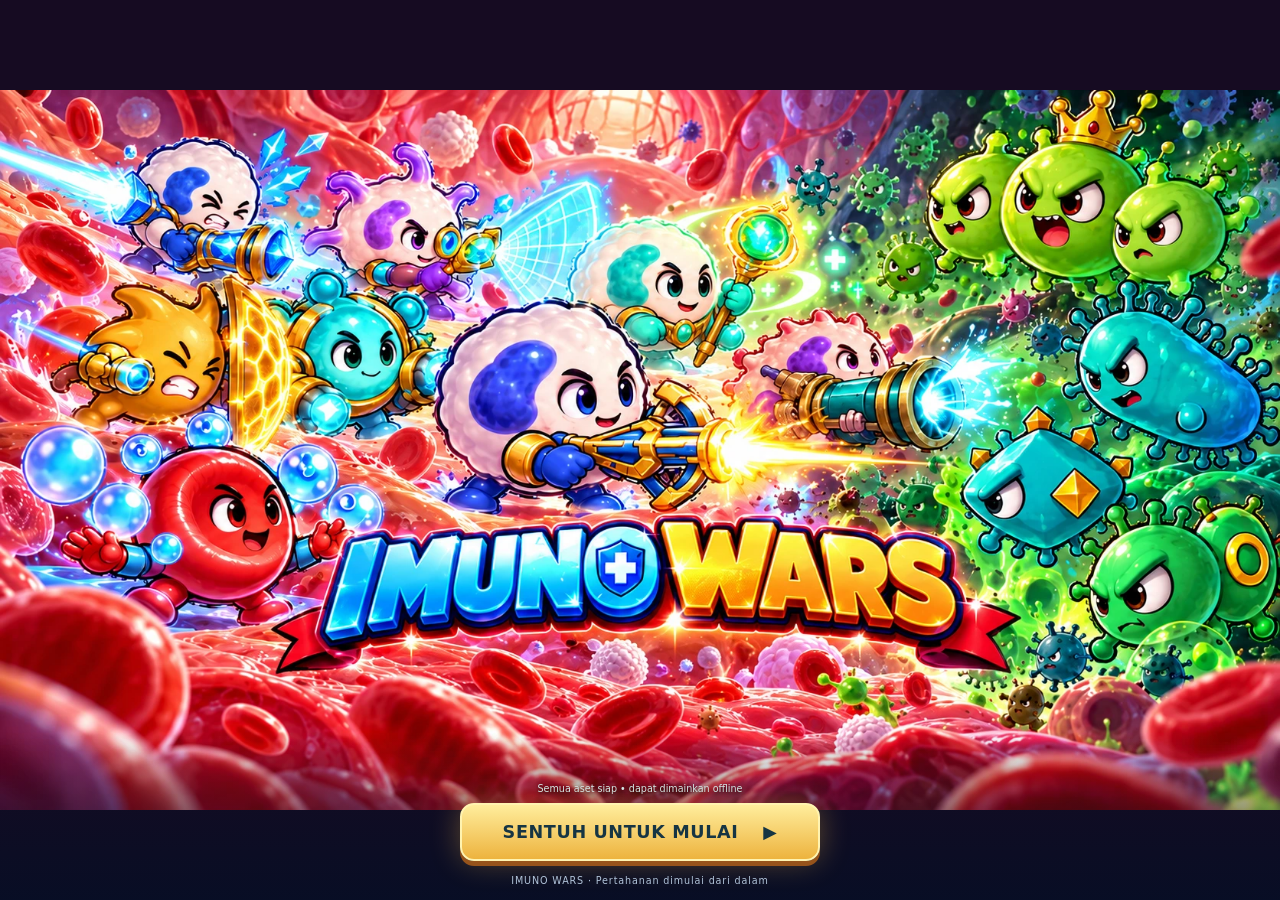
<file: index.html>
<!doctype html>
<html lang="id">
<head>
  <meta charset="utf-8" />
  <meta name="viewport" content="width=device-width, initial-scale=1, viewport-fit=cover" />
  <title>IMUNO WARS: Battle in the Bloodstream</title>
  <meta name="theme-color" content="#102b3b" />
  <meta name="apple-mobile-web-app-capable" content="yes" />
  <meta name="apple-mobile-web-app-status-bar-style" content="black-translucent" />
  <meta name="apple-mobile-web-app-title" content="IMUNO WARS" />
  <link rel="manifest" href="manifest.webmanifest" />
  <link rel="apple-touch-icon" sizes="180x180" href="assets/pwa/apple-touch-icon.png" />
  <link rel="stylesheet" href="css/game.css" />
</head>
<body>
  <main id="app" class="app-shell">
    <section id="splashScreen" class="splash-screen screen active" aria-label="Layar pembuka">
      <img class="splash-art" src="assets/menu/start-screen.webp" alt="Pasukan sel imun menghadapi patogen — IMUNO WARS">
      <div class="splash-footer">
        <div id="loadingPanel" class="loading-panel" role="status" aria-live="polite">
          <strong>MEMUAT<span class="loading-dots" aria-hidden="true">…</span></strong>
          <progress id="loadingProgress" max="100" value="0" aria-label="Kemajuan pemuatan aset"></progress>
          <p id="loadingStatus">Memuat aset…</p>
        </div>
        <button id="touchStartBtn" class="touch-start primary-btn hidden" disabled>Sentuh untuk Mulai <span aria-hidden="true">▶</span></button>
        <p class="splash-note">IMUNO WARS · Pertahanan dimulai dari dalam</p>
      </div>
    </section>

    <section id="startScreen" class="start-screen screen" aria-label="Menu utama">
      <div class="menu-orbits" aria-hidden="true"><i></i><i></i><i></i></div>
      <div class="main-menu-content">
        <p class="menu-eyebrow">BATTLE IN THE BLOODSTREAM</p>
        <h1 class="menu-title">IMUNO <span>WARS</span></h1>
        <p class="menu-tagline">Sel kecil. Pertahanan besar.</p>
        <nav class="main-menu-buttons" aria-label="Menu utama">
          <button id="startBtn" class="menu-button menu-play" disabled>
            <img class="menu-icon" src="assets/menu/icons/start.webp" alt="">
            <span class="menu-button-copy"><strong>Mulai Misi</strong><small>PIMPIN PASUKANMU</small></span>
            <span class="menu-button-arrow" aria-hidden="true">▶</span>
          </button>
          <button id="openUpgradeBtn" class="menu-button">
            <img class="menu-icon" src="assets/menu/icons/upgrade.webp" alt="">
            <span class="menu-button-copy"><strong>Upgrade Pasukan</strong><small>TINGKATKAN UNIT &amp; RISET</small></span>
          </button>
          <button id="openDatabookBtn" class="menu-button">
            <img class="menu-icon" src="assets/menu/icons/databook.webp" alt="">
            <span class="menu-button-copy"><strong>Databook</strong><small>ARSIP SEL &amp; PATOGEN</small></span>
          </button>
          <button id="openGuideBtn" class="menu-button">
            <img class="menu-icon" src="assets/menu/icons/guide.webp" alt="">
            <span class="menu-button-copy"><strong>Cara Bermain</strong><small>PANDUAN DASAR BATTLE</small></span>
          </button>
          <button id="menuSettingsBtn" class="menu-button">
            <img class="menu-icon" src="assets/menu/icons/settings.webp" alt="">
            <span class="menu-button-copy"><strong>Pengaturan Suara</strong><small>MUSIK, SFX, DAN TES AUDIO</small></span>
          </button>
        </nav>
        <p class="menu-progress-note">50 misi · 17 pasukan · Satu pertahanan</p>
      </div>
      <footer class="menu-footer"><span>v1.1.7 · IMUNO WARS</span><button id="backSplashBtn" class="text-button">Layar pembuka ↗</button></footer>
    </section>

    <section id="levelScreen" class="level-screen screen" aria-label="Pilih level">
      <header class="screen-header">
        <div>
          <h1>Pilih Misi</h1>
          <p>Selesaikan level secara berurutan untuk membuka mekanik baru.</p><p id="saveStatus" class="small-note"></p>
        </div>
        <button id="levelBackBtn" class="icon-text-btn">← Kembali</button>
      </header>
      <nav id="chapterTabs" class="chapter-tabs" aria-label="Pilih bab"></nav>
      <section class="chapter-hero" aria-label="Misi berikutnya">
        <div class="chapter-hero-copy">
          <p class="kicker" id="chapterEyebrow">PETA PERTAHANAN</p>
          <h2 id="chapterHeroTitle">Misi berikutnya</h2>
          <p id="chapterHeroDescription"></p>
          <button id="chapterPlayBtn" class="primary-btn">Mulai Misi <span aria-hidden="true">▶</span></button>
        </div>
        <span id="chapterHeroProgress" class="chapter-hero-progress"></span>
      </section>
      <div class="campaign-toolbar"><p id="chapterSummary"></p><button id="levelUpgradeBtn" class="secondary-btn">Upgrade Pasukan</button></div>
      <div id="levelGrid" class="level-grid"></div>
    </section>

    <section id="upgradeScreen" class="screen archive-screen" aria-label="Upgrade pasukan">
      <header class="screen-header"><div><p class="kicker">LABORATORIUM</p><h1>Upgrade Pasukan</h1><p>Perkuat pasukan hingga Lv5. Berlaku pada penempatan berikutnya.</p><p id="upgradeSaveStatus" class="small-note"></p></div><button id="upgradeBackBtn" class="secondary-btn">← Pilih Misi</button></header>
      <div class="research-wallet"><img src="assets/items/research.webp" alt=""> <strong id="researchBalance">0</strong> Riset</div>
      <div id="upgradeGrid" class="archive-grid"></div>
    </section>
    <section id="databookScreen" class="screen archive-screen" aria-label="Databook">
      <header class="screen-header"><div><p class="kicker">ARSIP BIOLOGI</p><h1>Databook</h1><p id="databookCount"></p></div><button id="databookBackBtn" class="secondary-btn">← Menu</button></header>
      <nav class="book-tabs" aria-label="Jenis catatan"><button class="secondary-btn" data-book-tab="characters" aria-pressed="true">Pasukan Sel</button><button class="secondary-btn" data-book-tab="enemies" aria-pressed="false">Patogen</button></nav>
      <div id="databookGrid" class="archive-grid"></div>
    </section>

    <section id="gameScreen" class="game-screen screen" aria-label="Permainan">
      <div class="game-layout">
        <section class="battle-stage">
          <div class="canvas-wrap">
            <canvas id="gameCanvas" width="1100" height="650" aria-label="Arena pertahanan 5 kali 9"></canvas>
            <div id="toast" class="toast" role="status" aria-live="polite"></div>
            <div id="waveBanner" class="wave-banner" aria-live="polite"></div>
          </div>
        </section>
      </div>

      <div id="gameLiveHUD" class="live-hud">
        <div class="topbar">
          <div class="resource-strip" aria-label="Resource">
            <div class="resource-pill" title="Energi"><img src="assets/icons/energy.webp" alt="Energi"><span id="energyValue">0</span></div>
            <div class="resource-pill secondary-resource" title="Oksigen"><img src="assets/icons/oxygen.webp" alt="Oksigen"><span id="oxygenValue">0</span></div>
            <div class="resource-pill secondary-resource" title="Nutrisi"><img src="assets/icons/nutrient.webp" alt="Nutrisi"><span id="nutrientValue">0</span></div>
            <div class="resource-pill secondary-resource" title="Sinyal imun"><img src="assets/icons/signal.webp" alt="Sinyal imun"><span id="signalValue">0</span></div>
            <div class="resource-pill tissue" title="Kesehatan jaringan"><img src="assets/icons/health.webp" alt="Tissue Health"><span id="healthValue">100%</span></div>
          </div>
          <div class="battle-progress">
            <span id="waveText">Persiapan</span>
            <div class="progress-track"><div id="waveProgressBar" class="progress-fill"></div></div>
          </div>
          <button id="pauseBtn" class="square-btn" title="Menu jeda (ESC / Space)" aria-label="Buka menu jeda" aria-controls="pauseOverlay" aria-expanded="false"><img src="assets/ui/pause.webp" alt=""></button>
        </div>
        <aside class="unit-sidebar" aria-label="Pilihan pasukan">
          <button id="unitToggleBtn" class="unit-toggle" aria-expanded="true" aria-controls="unitCards"><span aria-hidden="true">▦</span> Pasukan <span id="selectedUnitText">Pilih unit</span><span class="dock-chevron" aria-hidden="true">⌃</span></button>
          <div id="unitCards" class="unit-cards"></div>
        </aside>
        <div class="battle-bottom"><div id="abilityBar" class="ability-bar" aria-label="Kemampuan aktif"></div></div>
      </div>

      <div id="pauseOverlay" class="pause-overlay hidden" role="dialog" aria-modal="true" aria-labelledby="pauseTitle" tabindex="-1">
        <div class="pause-menu">
          <header class="pause-heading"><div><span class="kicker">PERTEMPURAN DIJEDA</span><h2 id="pauseTitle">Menu Misi</h2><strong id="missionTitle">Misi</strong><p id="missionSubtitle"></p><p id="threatText"></p><p id="pauseResources"></p></div><button id="resumeBtn" class="primary-btn">Lanjutkan <small>ESC</small></button></header>
          <nav class="pause-actions" aria-label="Kontrol misi">
            <button id="restartBtn" class="secondary-btn">↻ Ulangi</button>
            <button id="speedBtn" class="secondary-btn">Kecepatan <span id="speedLabel">1×</span></button>
            <button id="homeBtn" class="secondary-btn">⌂ Pilih Misi</button>
            <button id="soundBtn" class="secondary-btn" aria-pressed="true">SFX: AKTIF</button>
            <button id="pauseSettingsBtn" class="secondary-btn">⚙ Musik &amp; SFX</button>
            <label class="volume-control">Volume SFX <input id="sfxVolume" type="range" min="0" max="100" value="55" aria-label="Volume efek suara"></label>
          </nav>
          <p id="audioStatus" class="small-note"></p>
          <aside class="intel-sidebar">
            <div id="bossPanel" class="boss-panel hidden"></div>
            <div id="antibodyPanel" class="antibody-panel hidden"><h3>Antigen & Antibodi</h3><p class="tiny-copy">Kumpulkan 3 sampel. Pilih antibodi yang siap untuk mengaktifkan dan melanjutkan permainan.</p><div id="antibodyButtons" class="antibody-buttons"></div></div>
            <section class="intel-card"><h3>Catatan Misi</h3><div id="bioLog" class="bio-log"></div></section>
            <section class="intel-card"><h3>Strategi</h3><p id="hintText"></p><div id="unitInspector" class="unit-inspector" aria-live="polite"><strong>Pilih pasukan</strong><span>Sentuh kartu, lalu kotak arena; mouse juga mendukung drag & drop.</span></div><p class="pause-shortcuts">ESC / Space: jeda · 1–9: pilih unit<br>Kartu di atas: geser untuk melihat pasukan lainnya.</p></section>
          </aside>
        </div>
      </div>
    </section>
  </main>

  <div id="modal" class="modal hidden" role="dialog" aria-modal="true" aria-label="Informasi misi">
    <div class="modal-card glass-card">
      <button id="modalCloseBtn" class="modal-close" aria-label="Tutup">×</button>
      <div id="modalContent"></div>
    </div>
  </div>

  <div id="audioSettings" class="audio-settings hidden" role="dialog" aria-modal="true" aria-labelledby="settingsTitle" tabindex="-1">
    <div class="settings-card">
      <p class="menu-eyebrow">SESUAIKAN SUASANA</p><h2 id="settingsTitle">Pengaturan Suara</h2>
      <div class="audio-setting-row"><label for="musicVolume">Musik latar <output id="musicVolumeValue">35%</output></label><input id="musicVolume" type="range" min="0" max="100" value="35"><button id="musicMuteBtn" class="secondary-btn" aria-pressed="false">Bisukan musik</button></div>
      <div class="audio-setting-row"><label for="settingsSfxVolume">Efek suara <output id="settingsSfxValue">55%</output></label><input id="settingsSfxVolume" type="range" min="0" max="100" value="55"><button id="settingsSfxMuteBtn" class="secondary-btn" aria-pressed="false">Bisukan SFX</button><button id="testSfxBtn" class="text-button">▶ Coba efek suara</button></div>
      <p id="musicStatus" class="small-note" role="status"></p>
      <p class="small-note">Pengaturan tersimpan otomatis di perangkat ini.</p>
      <button id="resetProgressBtn" class="danger-btn">Reset Progres</button>
      <button id="closeSettingsBtn" class="primary-btn">Selesai</button>
    </div>
  </div>

  <script src="data/game-data.js"></script>
  <script src="data/sprite-data.js"></script>
  <script src="data/sprite-metrics.js"></script>
  <script src="data/audio-data.js"></script>
  <script src="js/campaign.js"></script>
  <script src="js/progression.js"></script>
  <script src="js/audio.js"></script>
  <script src="js/music.js"></script>
  <script src="js/settings.js"></script>
  <script src="js/game.js"></script>
  <script>
    if ('serviceWorker' in navigator && location.protocol !== 'file:') {
      window.addEventListener('load', () => {
        navigator.serviceWorker.register('./sw.js').catch(error => {
          console.warn('PWA tidak dapat diaktifkan:', error);
        });
      });
    }
  </script>
</body>
</html>
</file>
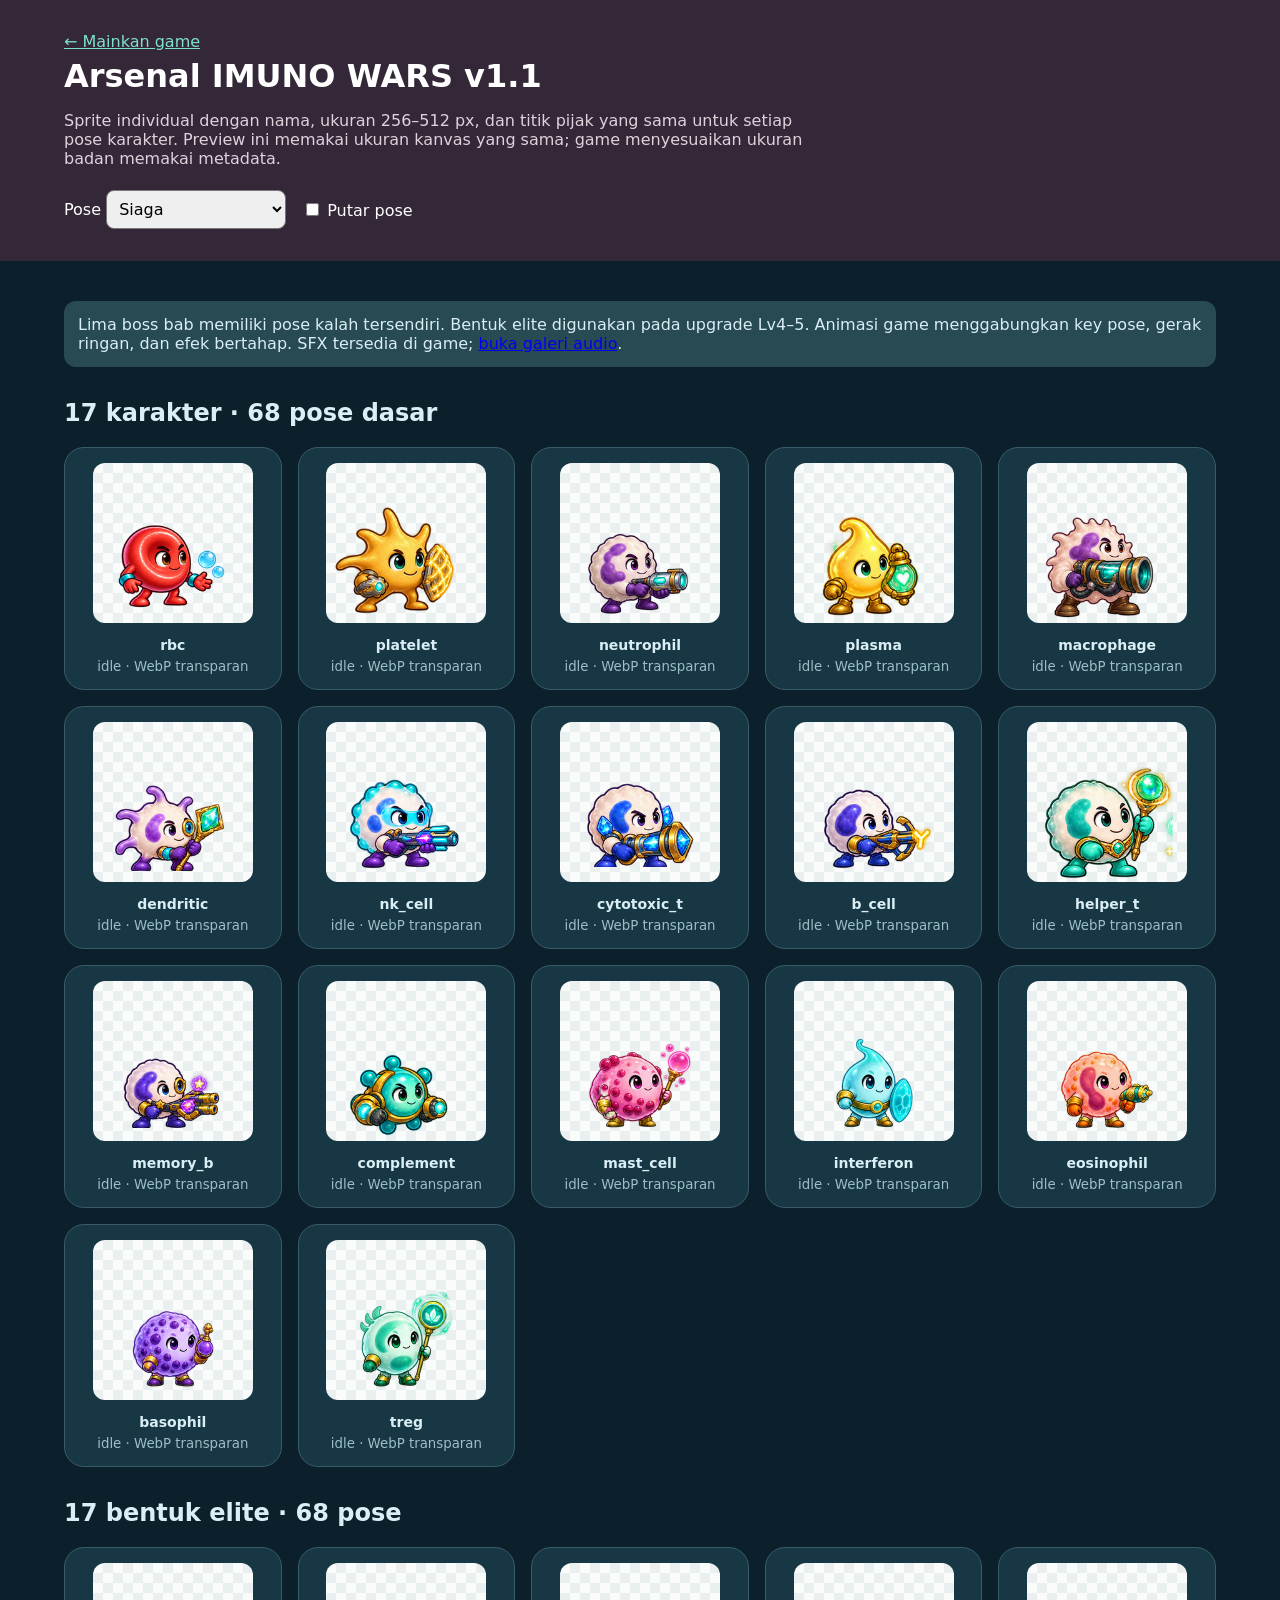
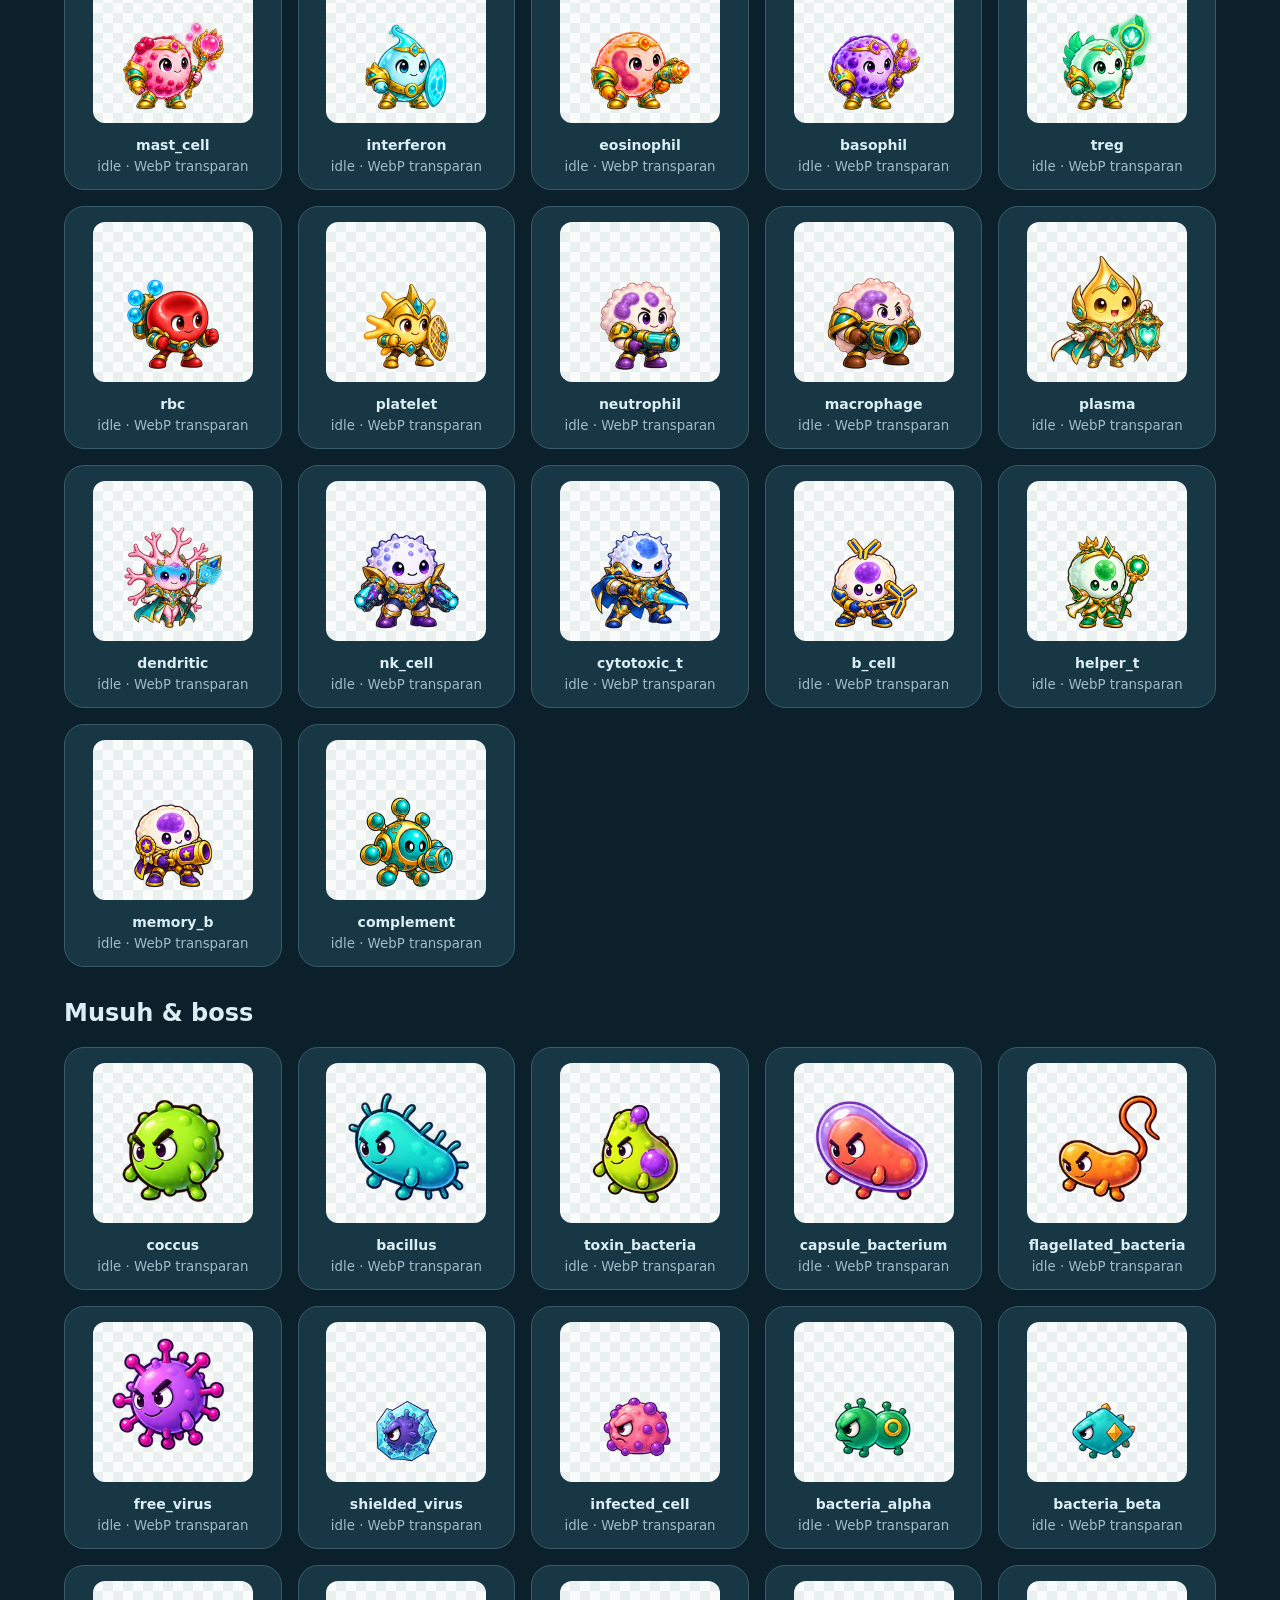
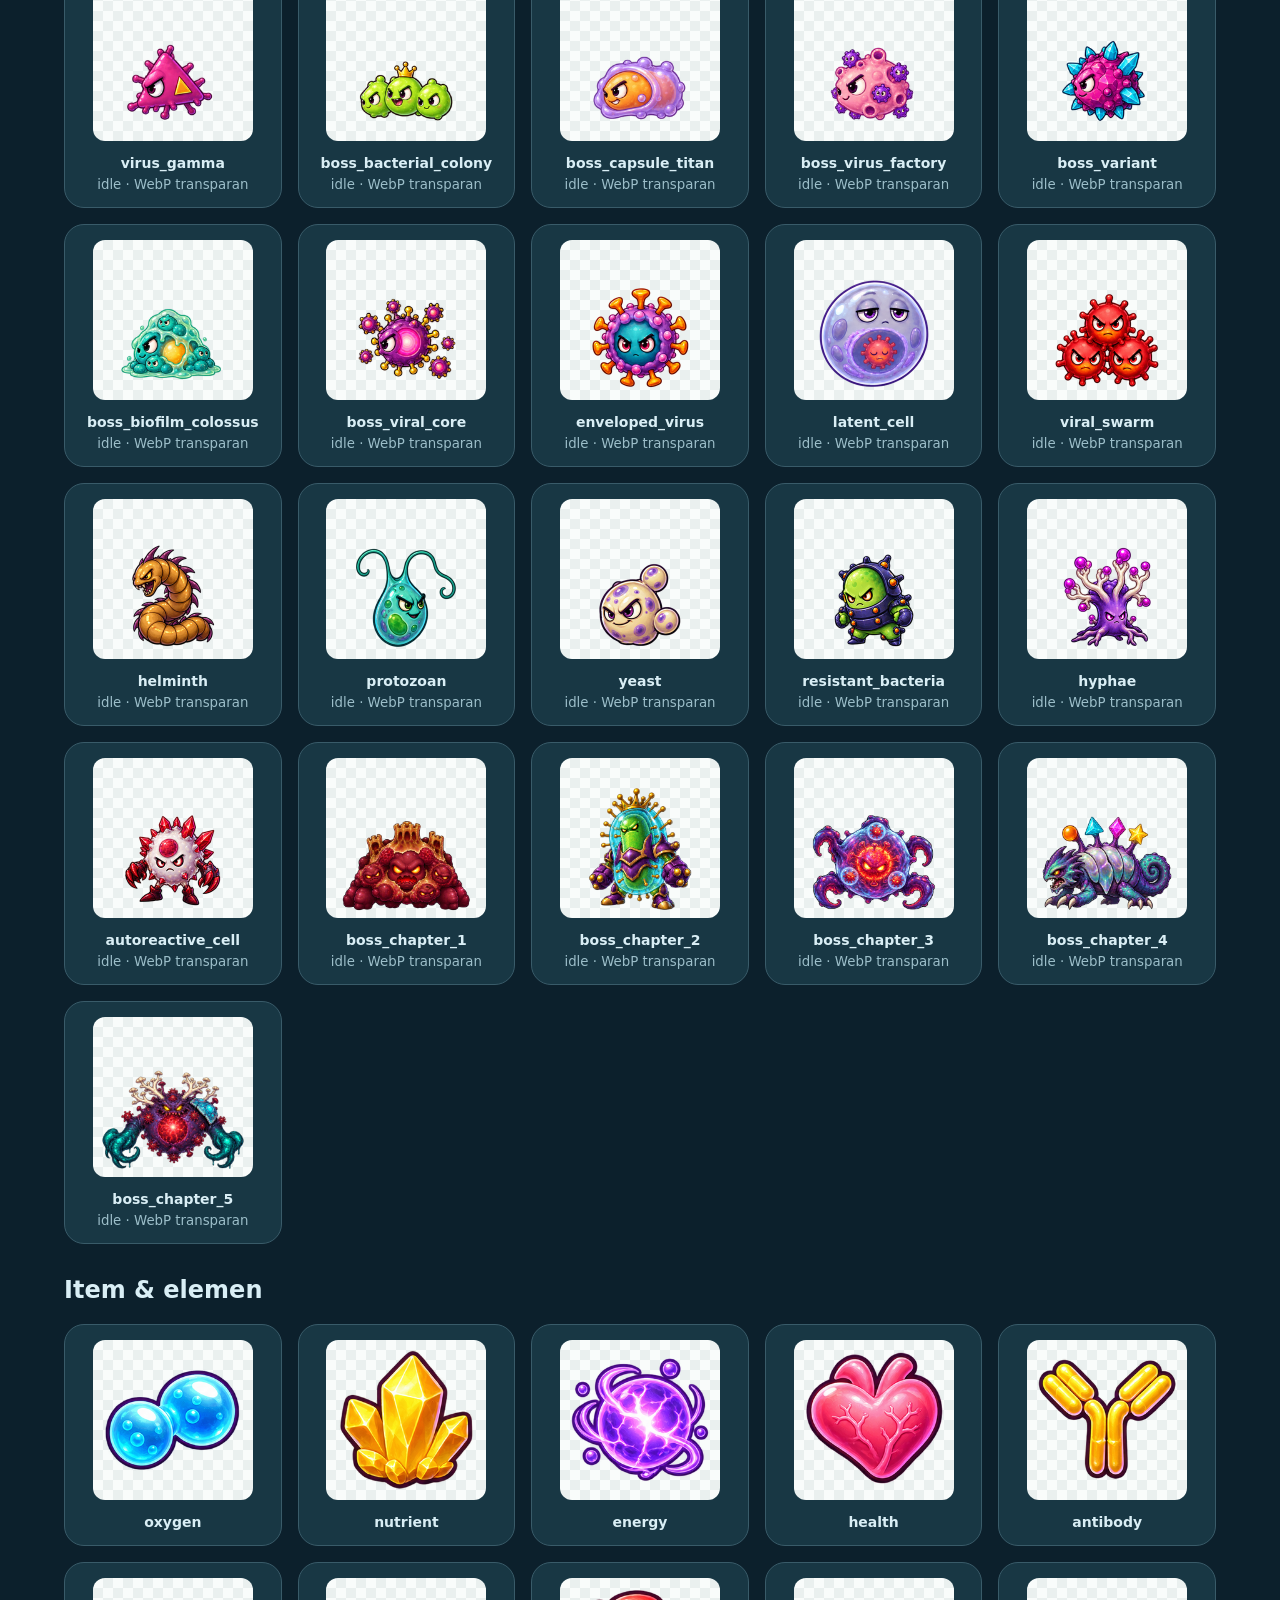
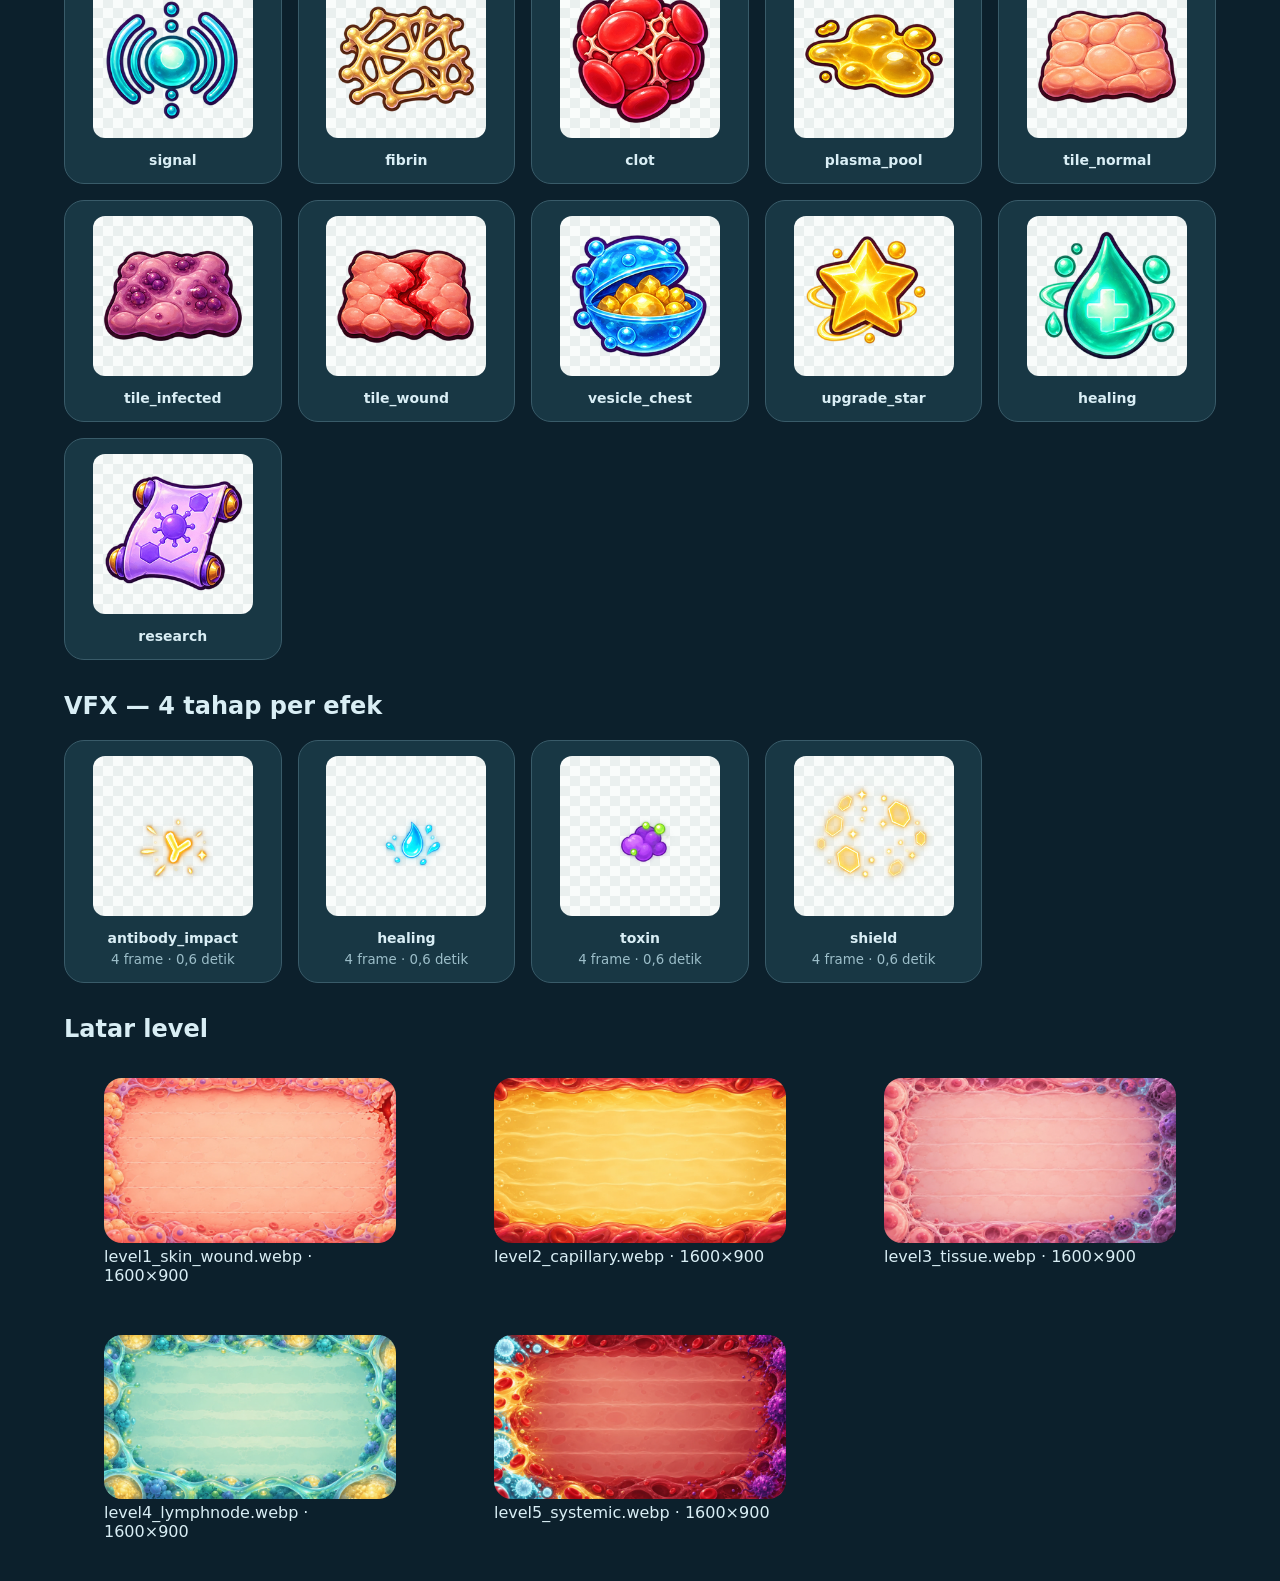
<file: asset-gallery.html>
<!doctype html>
<html lang="id"><meta charset="utf-8"><meta name="viewport" content="width=device-width,initial-scale=1">
<title>IMUNO WARS — Galeri Aset</title>
<style>
body{margin:0;background:#0c202c;color:#d9eef5;font:16px system-ui}header{padding:32px 5vw;background:#342838;color:white}header a{color:#7de1cc}h1{margin:6px 0}header p{max-width:760px;color:#ded2db}nav{display:flex;gap:16px;align-items:center;flex-wrap:wrap;margin-top:22px}select{font:inherit;padding:8px;border-radius:8px}main{padding:24px 5vw}.grid{display:grid;grid-template-columns:repeat(auto-fill,minmax(190px,1fr));gap:16px}article{background:#183744;border:1px solid #395b69;border-radius:20px;padding:15px;text-align:center;overflow:hidden}article img{width:160px;height:160px;object-fit:contain;background:repeating-conic-gradient(#eaf0ef 0% 25%,#f9fcfb 0% 50%) 50%/20px 20px;border-radius:12px}article strong{display:block;font-size:14px;margin-top:10px;word-break:break-word}article small{display:block;color:#9cbec9;margin-top:6px}.landscapes{display:grid;grid-template-columns:repeat(auto-fit,minmax(280px,1fr));gap:18px}.landscapes img{width:100%;border-radius:18px}h2{margin-top:32px}.note{padding:14px;background:#274a53;border-radius:12px}
</style>
<header><a href="index.html">← Mainkan game</a><h1>Arsenal IMUNO WARS v1.1</h1><p>Sprite individual dengan nama, ukuran 256–512 px, dan titik pijak yang sama untuk setiap pose karakter. Preview ini memakai ukuran kanvas yang sama; game menyesuaikan ukuran badan memakai metadata.</p><nav><label>Pose <select id="pose"><option value="idle">Siaga</option><option value="action">Aksi / menyerang</option><option value="hurt">Terkena serangan</option><option value="victory">Menang / kalah</option></select></label><label><input id="cycle" type="checkbox"> Putar pose</label></nav></header>
<main><p class="note">Lima boss bab memiliki pose kalah tersendiri. Bentuk elite digunakan pada upgrade Lv4–5. Animasi game menggabungkan key pose, gerak ringan, dan efek bertahap. SFX tersedia di game; <a href="audio-gallery.html">buka galeri audio</a>.</p><h2>17 karakter · 68 pose dasar</h2><div id="characters" class="grid"></div><h2>17 bentuk elite · 68 pose</h2><div id="elites" class="grid"></div><h2>Musuh & boss</h2><div id="enemies" class="grid"></div><h2>Item & elemen</h2><div id="items" class="grid"></div><h2>VFX — 4 tahap per efek</h2><div id="effects" class="grid"></div><h2>Latar level</h2><div id="backgrounds" class="landscapes"></div></main>
<script src="data/sprite-data.js"></script><script>
const S=window.IMMUNO_SPRITES,pose=document.querySelector('#pose');
function render(){for(const kind of ['characters','elites','enemies'])document.querySelector('#'+kind).innerHTML=Object.entries(S[kind]).map(([name,m])=>{let p=pose.value;if(kind==='enemies')p=p==='action'?'attack':p==='victory'?'defeat':p;let src=m.frames[p]||m.frames.idle;return `<article><img src="${src}" alt="${name} ${p}"><strong>${name}</strong><small>${p} · WebP transparan</small></article>`}).join('')}
pose.onchange=render;render();let tick=0;
document.querySelector('#items').innerHTML=Object.entries(S.items).map(([name,src])=>`<article><img src="${src}" alt="${name}"><strong>${name}</strong></article>`).join('');
document.querySelector('#effects').innerHTML=Object.entries(S.effects).map(([name,m])=>`<article><img data-effect="${name}" src="${m.frames[0]}" alt="${name}"><strong>${name}</strong><small>4 frame · 0,6 detik</small></article>`).join('');
document.querySelector('#backgrounds').innerHTML=S.backgrounds.map(src=>`<figure><img src="${src}" alt="${src.split('/').pop()}"><figcaption>${src.split('/').pop()} · 1600×900</figcaption></figure>`).join('');
setInterval(()=>{tick++;document.querySelectorAll('[data-effect]').forEach(im=>im.src=S.effects[im.dataset.effect].frames[tick%4]);if(tick%6===0&&document.querySelector('#cycle').checked){pose.selectedIndex=(pose.selectedIndex+1)%4;render()}},150);
</script></html>
</file>
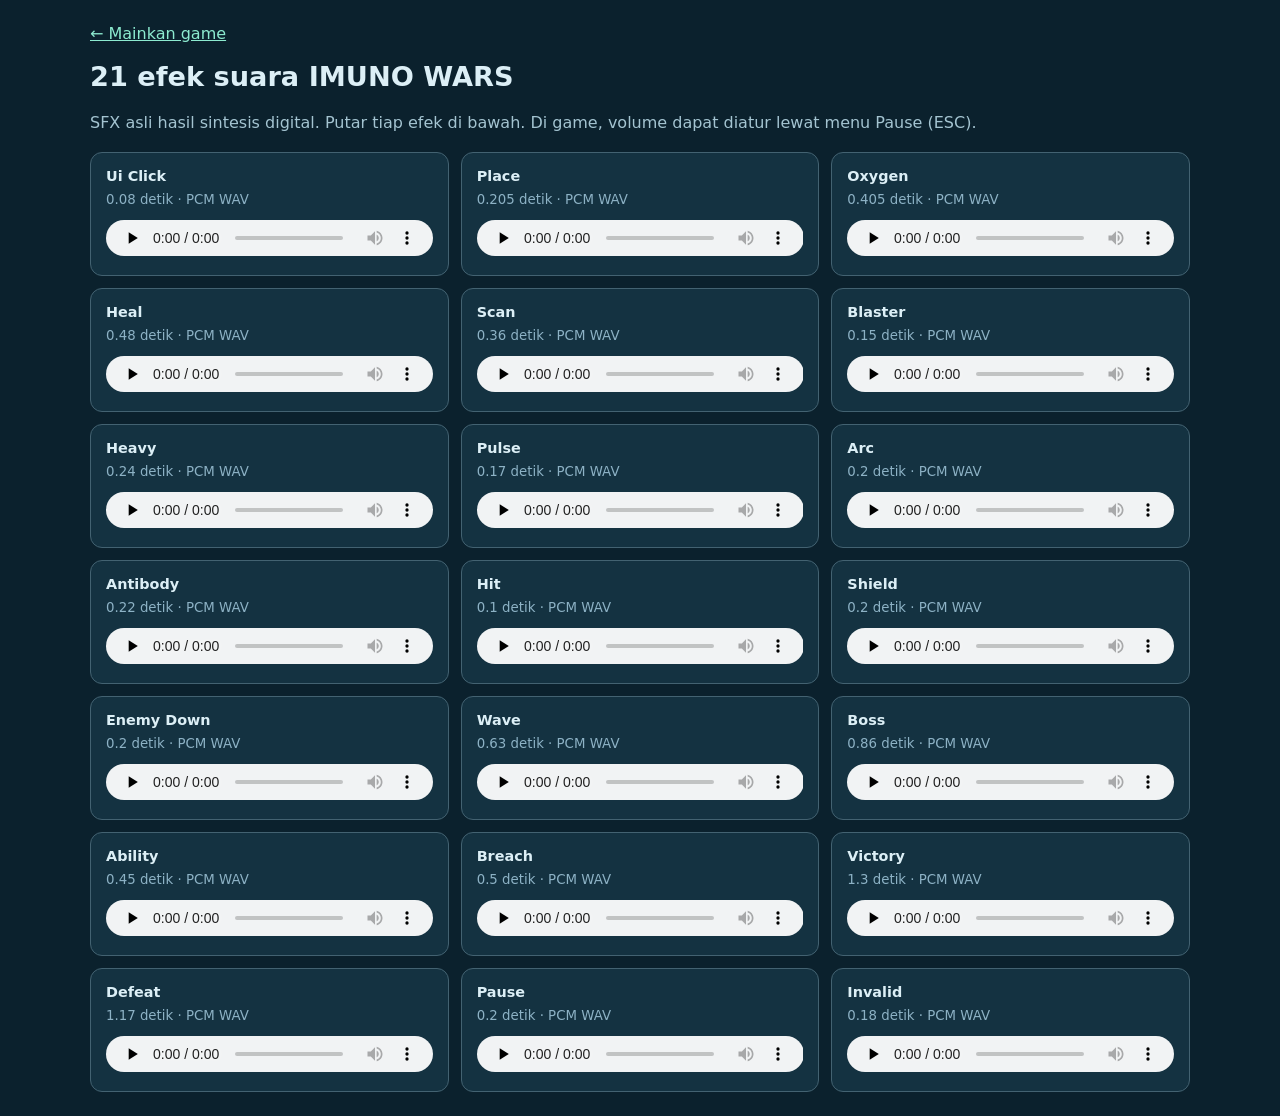
<file: audio-gallery.html>
<!doctype html><html lang="id"><meta charset="utf-8"><meta name="viewport" content="width=device-width,initial-scale=1"><title>IMUNO WARS — Galeri SFX</title><style>body{margin:0;background:#0b212d;color:#dceff6;font:16px system-ui;padding:24px}main{max-width:1100px;margin:auto}a{color:#8debd0}h1{font-size:1.7rem}p{color:#a4c4d1;line-height:1.6}.grid{display:grid;grid-template-columns:repeat(auto-fit,minmax(280px,1fr));gap:12px}article{padding:15px;border:1px solid #436271;background:#143241;border-radius:12px}h2{font-size:.9rem;margin:0 0 5px}small{color:#8db2c5}audio{width:100%;margin-top:12px;height:36px}</style><main><a href="index.html">← Mainkan game</a><h1>21 efek suara IMUNO WARS</h1><p>SFX asli hasil sintesis digital. Putar tiap efek di bawah. Di game, volume dapat diatur lewat menu Pause (ESC).</p><div class="grid"><article><h2>Ui Click</h2><small>0.08 detik · PCM WAV</small><audio controls preload="none" src="assets/audio/ui_click.wav"></audio></article>
<article><h2>Place</h2><small>0.205 detik · PCM WAV</small><audio controls preload="none" src="assets/audio/place.wav"></audio></article>
<article><h2>Oxygen</h2><small>0.405 detik · PCM WAV</small><audio controls preload="none" src="assets/audio/oxygen.wav"></audio></article>
<article><h2>Heal</h2><small>0.48 detik · PCM WAV</small><audio controls preload="none" src="assets/audio/heal.wav"></audio></article>
<article><h2>Scan</h2><small>0.36 detik · PCM WAV</small><audio controls preload="none" src="assets/audio/scan.wav"></audio></article>
<article><h2>Blaster</h2><small>0.15 detik · PCM WAV</small><audio controls preload="none" src="assets/audio/blaster.wav"></audio></article>
<article><h2>Heavy</h2><small>0.24 detik · PCM WAV</small><audio controls preload="none" src="assets/audio/heavy.wav"></audio></article>
<article><h2>Pulse</h2><small>0.17 detik · PCM WAV</small><audio controls preload="none" src="assets/audio/pulse.wav"></audio></article>
<article><h2>Arc</h2><small>0.2 detik · PCM WAV</small><audio controls preload="none" src="assets/audio/arc.wav"></audio></article>
<article><h2>Antibody</h2><small>0.22 detik · PCM WAV</small><audio controls preload="none" src="assets/audio/antibody.wav"></audio></article>
<article><h2>Hit</h2><small>0.1 detik · PCM WAV</small><audio controls preload="none" src="assets/audio/hit.wav"></audio></article>
<article><h2>Shield</h2><small>0.2 detik · PCM WAV</small><audio controls preload="none" src="assets/audio/shield.wav"></audio></article>
<article><h2>Enemy Down</h2><small>0.2 detik · PCM WAV</small><audio controls preload="none" src="assets/audio/enemy_down.wav"></audio></article>
<article><h2>Wave</h2><small>0.63 detik · PCM WAV</small><audio controls preload="none" src="assets/audio/wave.wav"></audio></article>
<article><h2>Boss</h2><small>0.86 detik · PCM WAV</small><audio controls preload="none" src="assets/audio/boss.wav"></audio></article>
<article><h2>Ability</h2><small>0.45 detik · PCM WAV</small><audio controls preload="none" src="assets/audio/ability.wav"></audio></article>
<article><h2>Breach</h2><small>0.5 detik · PCM WAV</small><audio controls preload="none" src="assets/audio/breach.wav"></audio></article>
<article><h2>Victory</h2><small>1.3 detik · PCM WAV</small><audio controls preload="none" src="assets/audio/victory.wav"></audio></article>
<article><h2>Defeat</h2><small>1.17 detik · PCM WAV</small><audio controls preload="none" src="assets/audio/defeat.wav"></audio></article>
<article><h2>Pause</h2><small>0.2 detik · PCM WAV</small><audio controls preload="none" src="assets/audio/pause.wav"></audio></article>
<article><h2>Invalid</h2><small>0.18 detik · PCM WAV</small><audio controls preload="none" src="assets/audio/invalid.wav"></audio></article></div></main></html>
</file>
<file: css/game.css>
:root{--ink:#e8f6f8;--muted:#93b4c2;--panel:#102936;--edge:#315766;--mint:#6df0c2;--gold:#ffd66f;--danger:#f37b88;--shadow:0 16px 38px #020d1680;color-scheme:dark}
*{box-sizing:border-box}html,body{margin:0;min-height:100%;font-family:Trebuchet MS,ui-sans-serif,system-ui,sans-serif;color:var(--ink);background:#081820}body{background:radial-gradient(ellipse at 20% 0,#183d49,transparent 65%),#081820}button{font:inherit;color:inherit;cursor:pointer}button:focus-visible,[tabindex]:focus-visible{outline:3px solid var(--gold);outline-offset:3px}button:disabled{cursor:wait;opacity:.55}.hidden{display:none!important}.screen{display:none;min-height:100svh;padding:24px}.screen.active{display:block}.glass-card{background:linear-gradient(150deg,#173744f5,#0d232ef5);border:1px solid var(--edge);box-shadow:var(--shadow)}
.primary-btn,.secondary-btn,.icon-text-btn{border:1px solid #467283;border-radius:12px;padding:14px 23px;font-weight:900;letter-spacing:.025em;transition:transform .16s,filter .16s}.primary-btn{color:#10322d;background:linear-gradient(#91f4d0,#4ec698);border-color:#bdffe8;box-shadow:0 5px 0 #226956,0 9px 25px #46dbaa25}.secondary-btn,.icon-text-btn{background:#173744;color:#e8f5f9;box-shadow:0 4px 0 #061820}.primary-btn:hover,.secondary-btn:hover,.icon-text-btn:hover{filter:brightness(1.12);transform:translateY(-1px)}.primary-btn:active,.secondary-btn:active{transform:translateY(2px)}.small-note{font-size:.74rem;line-height:1.5;color:var(--muted)}
/* Main menu */
.start-screen.active{display:grid;place-items:center}.start-screen{position:relative;overflow:hidden;background:linear-gradient(90deg,#081c2aee,#102d3b9e 55%,#06161a88),url('../assets/backgrounds/level2_capillary.webp') center/cover}.start-screen:after{content:'';position:absolute;inset:0;pointer-events:none;background:radial-gradient(circle at 72% 42%,#54eac926,transparent 44%)}.start-stage{position:relative;z-index:1;max-width:1260px;width:100%;display:grid;grid-template-columns:1fr 1.07fr;gap:30px;align-items:center}.start-copy{background:transparent;border:0;box-shadow:none;padding:25px 12px}.kicker{display:inline-flex;align-items:center;gap:10px;color:#89f0cd;font-weight:900;font-size:.68rem;letter-spacing:.18em;text-transform:uppercase}.kicker:before{content:'';height:7px;width:7px;background:var(--mint);box-shadow:0 0 16px var(--mint);border-radius:50%}.hero-title{margin:22px 0 18px;line-height:.88;font-size:clamp(3rem,6.3vw,5.7rem);letter-spacing:-.06em;font-weight:1000;text-shadow:0 5px 0 #0a1b28,0 8px 30px #0008}.hero-title>span{display:block}.hero-title .title-accent{display:block;color:var(--gold)}.hero-title small{display:block;font-size:.69rem;line-height:1.5;letter-spacing:.3em;margin:18px 0;color:#c2dce5;text-transform:uppercase;text-shadow:none}.lead{max-width:47ch;color:#c1d5de;font-size:1rem;line-height:1.7;margin:0 0 20px}.feature-chips{display:flex;flex-wrap:wrap;gap:7px;margin:0 0 28px}.feature-chip{font-size:.67rem;border:1px solid #5d859866;background:#0b243bc7;border-radius:7px;padding:7px 10px;color:#bdd9e2;font-weight:800}.start-actions{display:flex;gap:10px;flex-wrap:wrap}.start-copy .primary-btn{min-width:208px}.start-stats{display:flex;gap:30px;margin:22px 0 18px}.start-stats>div{border-left:2px solid #527582;padding-left:12px}.start-stats strong{font-size:1.5rem;color:var(--gold);display:block}.start-stats span{font-size:.65rem;color:#a4c0cc;text-transform:uppercase;letter-spacing:.12em}.start-visual{position:relative;padding:16px;border-radius:26px;background:linear-gradient(145deg,#1d4358b3,#08252ad6);transform:rotate(-1deg);border:1px solid #6da9b35e}.hero-clash{height:400px;position:relative;overflow:hidden;border-radius:18px;background:radial-gradient(ellipse at 32% 70%,#7af3db26,transparent 65%),linear-gradient(140deg,#20425390,#10212eac)}.hero-clash:before{content:'IMMUNO SQUAD';position:absolute;top:18px;left:18px;letter-spacing:.18em;color:#a9cfda;font-weight:900;font-size:.66rem}.hero-clash:after{content:'';position:absolute;left:10%;right:10%;bottom:16%;height:20%;border:1px solid #8ef3d638;border-radius:50%;transform:rotate(-10deg);box-shadow:0 0 50px #54ebc519;pointer-events:none}.team{position:absolute;inset:0}.hero-unit{position:absolute;object-fit:contain;filter:drop-shadow(0 12px 9px #03101899);animation:heroFloat 4s ease-in-out infinite}.unit-rbc{width:50%;left:0;top:6%}.unit-neu{width:49%;left:21%;bottom:3%;z-index:3;animation-delay:.4s}.unit-pla{width:36%;left:-1%;bottom:0;animation-delay:.8s}.unit-bad-1{width:29%;right:2%;top:13%;animation-delay:.5s}.unit-bad-2{width:32%;right:-1%;bottom:7%;animation-delay:1s}.versus-badge{position:absolute;right:22%;top:30%;font-size:1.1rem;color:var(--gold);font-weight:1000;transform:rotate(10deg);text-shadow:0 3px 0 #602936}.start-tip{border-top:1px solid #4a6c796e;margin:12px 6px 0;padding:16px 6px 6px}.start-tip strong{font-size:.8rem;color:var(--gold);letter-spacing:.07em}.start-tip ol{display:flex;gap:16px;padding:0;list-style:none;counter-reset:steps;margin:14px 0 0}.start-tip li{flex:1;font-size:.7rem;color:#afcbd6;line-height:1.6;counter-increment:steps}.start-tip li:before{content:'0'counter(steps);display:block;color:var(--mint);font-size:.8rem;font-weight:900}.start-copy #loadingStatus{min-height:22px;color:#85dcbf;margin:15px 0 0}
@keyframes heroFloat{50%{transform:translateY(-7px)}}
/* Campaign */
.screen-header{max-width:1260px;margin:20px auto 26px;display:flex;justify-content:space-between;align-items:center;gap:20px}.screen-header h1{font-size:2.2rem;letter-spacing:-.04em;margin:0 0 8px}.screen-header p{color:var(--muted);margin:0;font-size:.85rem}.level-grid{max-width:1260px;margin:auto;display:grid;grid-template-columns:repeat(5,minmax(0,1fr));gap:15px}.level-card{background:linear-gradient(#1b3e4c,#0e2631);border:1px solid #3b6370;border-radius:17px;overflow:hidden;cursor:pointer;transition:transform .18s,box-shadow .18s;box-shadow:var(--shadow)}.level-card:hover{transform:translateY(-5px);box-shadow:0 0 0 2px #75dbba}.level-card.locked{opacity:.48;filter:saturate(.45);cursor:not-allowed}.level-card.locked:hover{transform:none;box-shadow:none}.level-thumb{height:175px;background-position:center;background-size:cover;position:relative}.level-thumb:after{content:'';position:absolute;inset:0;background:linear-gradient(transparent,#102b39e6)}.level-number{position:absolute;z-index:1;bottom:12px;left:14px;border:1px solid #fee4a0;background:#ffcf6e;color:#26343d;width:36px;height:36px;border-radius:10px;display:grid;place-items:center;font-weight:900}.level-status{position:absolute;right:12px;top:12px;background:#071b26da;color:#bcf7df;border:1px solid #5e8a8e;border-radius:6px;padding:5px 8px;font-size:.56rem;letter-spacing:.1em;font-weight:900}.level-body{padding:16px}.level-body h2{font-size:1.08rem;margin:0 0 9px}.level-body p{font-size:.76rem;line-height:1.55;color:#a9c5d0;min-height:48px}.level-tags{display:flex;gap:5px;flex-wrap:wrap}.tag{font-size:.56rem;background:#244857;color:#b4d4df;border-radius:5px;padding:5px 6px}
/* Battle HUD */
.game-screen.active{height:100svh;min-height:580px;padding:12px;display:flex;flex-direction:column;gap:10px;overflow:hidden}.topbar{flex:none;display:grid;grid-template-columns:minmax(200px,1fr) auto auto;gap:20px;align-items:center;padding:9px 12px;border-radius:13px;background:linear-gradient(90deg,#122f3e,#0c2330);border:1px solid #385d6c;box-shadow:0 5px 22px #0004;min-height:67px}.mission-block{display:flex;gap:12px;align-items:center;min-width:0}.mission-block>div{min-width:0}.mission-block strong{display:block;font-size:.87rem;white-space:nowrap;overflow:hidden;text-overflow:ellipsis}.mission-block span{display:block;color:#80a9bc;font-size:.65rem;margin-top:4px;white-space:nowrap;overflow:hidden;text-overflow:ellipsis}.square-btn{width:40px;height:40px;flex:none;border:1px solid #547985;border-radius:10px;background:linear-gradient(#34586a,#1b3846);display:grid;place-items:center;padding:5px;position:relative;box-shadow:0 3px 0 #061720}.square-btn:hover{background:#416d79}.square-btn img{width:29px;height:29px;object-fit:contain}.control-strip{display:flex;gap:7px}.speed-label{position:absolute;right:-3px;bottom:-4px;border:1px solid #9ed6c3;border-radius:5px;background:#163e3c;color:#b6ffe3;font-size:.57rem;padding:1px 3px}.resource-strip{display:flex;gap:7px;min-width:0}.resource-pill{display:flex;align-items:center;gap:6px;min-width:72px;padding:4px 9px 4px 5px;height:39px;background:#071a26;border:1px solid #274754;border-radius:9px;font-size:.86rem;font-weight:900;font-variant-numeric:tabular-nums}.resource-pill:first-child{color:var(--gold);border-color:#6b5b3a}.resource-pill img{height:28px;width:28px;object-fit:contain}.resource-pill.tissue{color:#ffc9cf;background:#391f2c;border-color:#744655}.game-layout{flex:1;display:grid;grid-template-columns:220px minmax(0,1fr) 207px;gap:10px;min-height:0}.unit-sidebar,.intel-sidebar{border-radius:15px;padding:12px;min-height:0;overflow:auto;scrollbar-width:thin;scrollbar-color:#3b626d transparent}.panel-heading{display:flex;align-items:center;justify-content:space-between;gap:8px;margin-bottom:12px;padding-bottom:10px;border-bottom:1px solid #365c6b}.panel-heading h2{font-size:.7rem;letter-spacing:.12em;text-transform:uppercase;margin:0;color:#c3e0e9}.panel-heading span{font-size:.55rem;color:#77bead;text-align:right}.unit-cards{display:grid;grid-template-columns:1fr;gap:7px}.unit-card{display:grid;grid-template-columns:58px minmax(0,1fr) auto;gap:5px;align-items:center;position:relative;min-height:66px;text-align:left;padding:3px 6px 3px 2px;border:1px solid #375b6b;border-radius:10px;background:linear-gradient(135deg,#214250,#152f3c);box-shadow:0 3px 0 #071923;transition:background .15s,transform .15s}.unit-card:hover{transform:translateX(2px);background:#2a5160}.unit-card>img{width:60px;height:60px;object-fit:contain;filter:drop-shadow(0 3px 2px #06182199)}.unit-card strong{font-size:.7rem;line-height:1.15;display:block}.unit-card-copy{min-width:0}.unit-role{font-size:.51rem;display:block;line-height:1.2;color:#94b4c5;margin-top:5px}.cost{display:flex;align-items:center;gap:1px;color:#ffe09b;font-size:.67rem;font-weight:900}.cost img{width:15px;height:15px}.unit-card.selected{background:linear-gradient(110deg,#244f4b,#1a3b41);border-color:#83f4c7;box-shadow:0 0 0 1px #83f4c74d,inset 3px 0 0 #83f4c7}.unit-card.selected strong{color:#c4ffe5}.unit-card.unaffordable{opacity:.56}.unit-card.selected.unaffordable{opacity:.85;border-color:#e6ad73}.unit-hotkey{position:absolute;left:4px;top:3px;font-size:.49rem;color:#abc3ce;font-weight:900;background:#0a223599;border-radius:3px;padding:1px 3px}.role-dot{display:none}.unit-inspector{padding:11px 0 0;margin-top:10px;border-top:1px solid #345666}.unit-inspector strong{display:block;font-size:.69rem;color:#f4d48e}.unit-inspector span{display:block;font-size:.64rem;line-height:1.55;color:#9dbbc8;margin-top:5px}.battle-stage{min-width:0;min-height:0;display:flex;flex-direction:column;justify-content:center;gap:10px}.canvas-wrap{position:relative;width:100%;aspect-ratio:1100/650;max-height:calc(100% - 95px);min-height:0;flex:0 1 auto;overflow:hidden;background:#1e2e37;border-radius:14px;border:2px solid #688797;box-shadow:0 8px 0 #030f19,0 15px 28px #0005}.canvas-wrap:after{content:'';pointer-events:none;position:absolute;inset:0;border-radius:12px;box-shadow:inset 0 0 0 2px #cbe4df29}#gameCanvas{display:block;width:100%;height:100%;object-fit:contain;touch-action:none;cursor:crosshair}.battle-bottom{border-radius:12px;padding:10px;display:flex;flex-direction:column;gap:8px;flex:none}.progress-labels{display:flex;justify-content:space-between;gap:10px;font-size:.62rem;color:#a1c1cf;font-weight:800}.progress-track{height:5px;border-radius:5px;background:#071a24;margin-top:6px;overflow:hidden}.progress-fill{height:100%;width:0;background:linear-gradient(90deg,#64d8b6,#ecdd86);transition:width .2s}.ability-bar{display:flex;gap:6px;justify-content:center;overflow-x:auto;padding-bottom:3px;scrollbar-width:thin}.ability-btn{position:relative;flex:1;min-width:59px;max-width:105px;display:flex;align-items:center;justify-content:center;gap:5px;border:1px solid #3d6776;background:linear-gradient(#284956,#132f3d);border-radius:8px;height:42px;padding:4px;box-shadow:0 2px 0 #061621}.ability-btn:hover{border-color:var(--gold)}.ability-btn img{width:28px;height:28px;object-fit:contain}.ability-name{font-size:.51rem;font-weight:900;line-height:1.1}.cooldown-mask{position:absolute;inset:0;border-radius:7px;background:#04131ce0;display:grid;place-items:center;color:var(--gold);font-size:.85rem;font-weight:900}.ability-btn.cooling{cursor:not-allowed}.intel-sidebar{display:flex;flex-direction:column;gap:10px}.intel-card,.boss-panel,.antibody-panel{border-radius:10px;padding:11px;background:#0a202c;border:1px solid #2a4c5b}.intel-card h3,.boss-panel h3,.antibody-panel h3{font-size:.65rem;letter-spacing:.06em;text-transform:uppercase;margin:0 0 9px;color:#d2e6ee}.intel-card p,.tiny-copy{color:#94b7c6;font-size:.64rem;line-height:1.6;margin:0}.bio-log{display:flex;flex-direction:column;gap:7px;max-height:210px;overflow:auto;scrollbar-width:thin}.log-entry{font-size:.59rem;line-height:1.5;color:#a2c1cf;padding:0 0 8px 8px;border-left:2px solid #3b7c78;border-bottom:1px solid #233c48}.boss-panel{border-color:#8a4e5e;background:#321f2b}.boss-panel h3{color:#ff9ca7}.boss-name{font-size:.67rem;line-height:1.4;font-weight:900}.boss-hp{height:8px;background:#110f1b;border-radius:6px;margin-top:9px;overflow:hidden}.boss-hp>div{height:100%;background:linear-gradient(90deg,#e96b81,#f4b37b)}.boss-meta{display:flex;justify-content:space-between;font-size:.5rem;color:#dfb0b8;margin-top:6px}.antibody-buttons{display:grid;grid-template-columns:1fr 1fr;gap:6px;margin-top:9px}.antibody-btn{position:relative;padding:6px;border-radius:8px;background:#173746;border:1px solid #456c7a;font-size:.65rem;font-weight:900}.antibody-btn img{display:block;width:30px;height:30px;margin:auto}.antibody-btn.active{border-color:var(--gold);background:#5d4e2e}.antibody-btn.locked{opacity:.45}.sample-count{position:absolute;right:4px;top:3px;font-size:.52rem;color:#b0d5e0}.toast{position:absolute;z-index:8;left:50%;bottom:12px;transform:translate(-50%,10px);opacity:0;pointer-events:none;max-width:90%;padding:9px 14px;border-radius:8px;border:1px solid #669186;background:#0b2833f2;font-size:.7rem;text-align:center;color:#e9fff4;transition:.2s}.toast.show{opacity:1;transform:translate(-50%,0)}.wave-banner{position:absolute;left:50%;top:9%;transform:translate(-50%,-8px);opacity:0;pointer-events:none;max-width:95%;padding:10px 23px;border:1px solid #e0b865;border-radius:8px;background:#16303df0;color:#ffe49e;font-size:.9rem;font-weight:900;text-transform:uppercase;letter-spacing:.1em;text-align:center;transition:.2s}.wave-banner.show{opacity:1;transform:translate(-50%,0)}.pause-overlay{position:absolute;z-index:6;inset:0;background:#041923ba;display:flex;flex-direction:column;align-items:center;justify-content:center;gap:12px;font-size:2rem;letter-spacing:.15em;color:var(--gold);font-weight:900;pointer-events:none}.pause-overlay span{font-size:.65rem;letter-spacing:0;color:#d4e7ed;font-weight:600}
/* Mission dialogs */
.modal{position:fixed;z-index:100;inset:0;display:grid;place-items:center;background:#010d17d6;backdrop-filter:blur(7px);padding:20px}.modal-card{position:relative;width:min(710px,96vw);max-height:90svh;overflow:auto;border-radius:20px;padding:30px;border-color:#678795;box-shadow:0 20px 70px #0008}.modal-close{position:absolute;right:14px;top:12px;border:1px solid #537886;border-radius:8px;width:32px;height:32px;background:#214452;color:#e4f6fb;font-size:1.25rem}.modal h2{font-size:1.65rem;letter-spacing:-.025em;margin:15px 35px 10px 0}.modal h3{font-size:.95rem;color:#e6d29e;margin:20px 0 10px}.modal p,.modal li{font-size:.85rem;color:#aac8d4;line-height:1.7}.result-badge{display:inline-block;padding:7px 10px;border:1px solid #5caa94;border-radius:5px;background:#174e45;color:#a4ffcf;font-size:.66rem;font-weight:900;letter-spacing:.12em}.intro-facts{display:grid;grid-template-columns:repeat(3,1fr);gap:10px;margin:20px 0}.fact-chip{background:#0c2431;border:1px solid #315563;border-radius:10px;padding:12px;color:#abc9d6;font-size:.71rem;line-height:1.6}.modal-actions{display:flex;justify-content:flex-end;gap:10px;flex-wrap:wrap;margin-top:22px}.guide-grid{display:grid;grid-template-columns:1fr 1fr;gap:10px}.guide-box{background:#0c2431;border-radius:10px;padding:14px;border:1px solid #315563}.guide-box h4{margin:0 0 8px;color:#9decce;font-size:.86rem}.guide-box p{font-size:.75rem;margin:0}.quiz-options{display:grid;gap:8px}.quiz-option{border:1px solid #426879;border-radius:9px;background:#1a3b4c;padding:12px;text-align:left;font-weight:800;font-size:.85rem}.quiz-option.correct{background:#205242;border-color:#72db9f}.quiz-option.wrong{background:#663043;border-color:#e78d98}
@media(min-width:1550px){.game-layout{grid-template-columns:240px minmax(0,1fr) 225px}.unit-card{min-height:73px;grid-template-columns:66px minmax(0,1fr) auto}.unit-card>img{height:68px;width:68px}.unit-card strong{font-size:.78rem}.unit-role{font-size:.57rem}}
@media(max-width:1170px){.game-layout{grid-template-columns:180px minmax(0,1fr) 180px;gap:8px}.topbar{gap:10px;grid-template-columns:minmax(150px,1fr) auto auto}.resource-pill{min-width:58px;font-size:.75rem;padding-right:5px}.resource-pill img{height:25px;width:25px}.unit-sidebar,.intel-sidebar{padding:9px}.unit-card{grid-template-columns:49px minmax(0,1fr) auto;gap:1px;min-height:62px}.unit-card>img{width:50px;height:50px}.unit-card strong{font-size:.61rem}.cost{font-size:.57rem}.cost img{width:12px;height:12px}.unit-role{font-size:.46rem}.ability-name{display:none}.level-grid{grid-template-columns:repeat(3,minmax(0,1fr))}}
@media(max-width:980px){.game-screen.active{height:auto;min-height:100svh;overflow:visible;padding:8px;gap:8px}.game-layout{display:flex;flex-direction:column}.topbar{grid-template-columns:minmax(0,1fr) auto;position:sticky;top:0;z-index:30;gap:8px}.resource-strip{grid-column:1/-1;grid-row:2;justify-content:center;overflow-x:auto}.control-strip{grid-column:2;grid-row:1}.resource-pill{flex:1;justify-content:center;max-width:140px}.unit-sidebar{order:1;overflow:visible}.unit-sidebar .panel-heading{margin-bottom:8px;padding-bottom:7px}.unit-cards{display:flex;overflow-x:auto;padding-bottom:7px;scrollbar-width:thin}.unit-card{flex:0 0 152px;min-height:58px}.unit-inspector{padding:6px 0 0;margin-top:2px}.unit-inspector span{display:none}.battle-stage{order:2;gap:8px}.canvas-wrap{max-height:none;flex:none;aspect-ratio:1100/650;width:100%}#gameCanvas{position:absolute;inset:0}.intel-sidebar{order:3;display:grid;grid-template-columns:1fr 1fr;overflow:visible}.intel-sidebar .panel-heading{grid-column:1/-1}.battle-bottom{padding:8px}.ability-btn{height:42px}.ability-name{display:block}.start-stage{gap:20px;grid-template-columns:1fr 1fr}.hero-clash{height:320px}.start-tip ol{gap:10px}.start-tip li{font-size:.62rem}.start-screen{padding:24px}.hero-title{font-size:clamp(3rem,7.3vw,5rem)}}
@media(max-width:650px){.screen{padding:14px}.start-stage{grid-template-columns:1fr;gap:15px}.start-copy{padding:8px}.hero-title{font-size:3.9rem;margin-top:20px}.hero-title .title-accent{display:inline}.hero-title>span{font-size:clamp(2.5rem,10.4vw,4rem)}.hero-title small{letter-spacing:.15em;margin-top:13px;font-size:.58rem}.kicker{font-size:.6rem;letter-spacing:.1em}.lead{font-size:.83rem;margin-bottom:15px}.feature-chips{margin-bottom:20px;gap:5px}.feature-chip{font-size:.57rem}.start-actions{display:grid;grid-template-columns:1.2fr 1fr;gap:9px}.start-copy .primary-btn{min-width:0}.primary-btn,.secondary-btn{font-size:.77rem;padding:13px 15px}.start-stats{gap:22px;margin-bottom:10px}.start-stats strong{font-size:1.2rem}.start-visual{padding:9px;transform:none}.hero-clash{height:260px}.start-tip{padding-top:12px}.start-tip ol{gap:14px}.start-tip li{font-size:.66rem}.screen-header{margin:10px auto 22px;align-items:flex-start}.screen-header h1{font-size:1.7rem}.screen-header p{font-size:.72rem}.icon-text-btn{font-size:.7rem;padding:10px 13px}.level-grid{grid-template-columns:1fr 1fr;gap:10px}.level-thumb{height:120px}.level-body{padding:12px}.level-body h2{font-size:.9rem}.level-body p{font-size:.66rem}.topbar{padding:8px;min-height:0}.mission-block{gap:8px}.mission-block strong{font-size:.7rem}.mission-block span{display:none}.square-btn{width:34px;height:34px;border-radius:8px}.square-btn img{width:25px;height:25px}.control-strip{gap:5px}.resource-strip{gap:4px}.resource-pill{height:32px;min-width:0;padding:3px;gap:3px;font-size:.7rem}.resource-pill img{width:23px;height:23px}.unit-card{flex-basis:142px}.intel-sidebar{grid-template-columns:1fr}.ability-name{display:none}.ability-btn{min-width:37px;height:36px}.ability-btn img{height:26px;width:26px}.wave-banner{font-size:.59rem;padding:6px 9px;top:7%}.toast{font-size:.57rem;padding:6px 9px;bottom:6px}.progress-labels{font-size:.55rem}.pause-overlay{font-size:1.3rem}.pause-overlay span{font-size:.6rem}.modal{padding:10px}.modal-card{padding:22px 17px}.modal h2{font-size:1.4rem}.intro-facts,.guide-grid{grid-template-columns:1fr}.intro-facts{gap:6px}.fact-chip{padding:9px}.modal p{font-size:.77rem}}
@media(prefers-reduced-motion:reduce){*,*::before,*::after{animation:none!important;transition:none!important}}

/* v0.8 full-viewport battle. These rules apply to every screen width. */
#gameScreen.active{position:fixed;inset:0;display:block;width:100vw;width:100dvw;height:100vh;height:100dvh;min-height:0;padding:0;overflow:hidden;background:#0a1b26;isolation:isolate}
#gameScreen .game-layout,#gameScreen .battle-stage,#gameScreen .canvas-wrap{position:absolute;inset:0;width:100%;height:100%;min-height:0;max-height:none;display:block;margin:0;padding:0;border:0;border-radius:0;box-shadow:none;aspect-ratio:auto;background:#0a1b26}
#gameScreen #gameCanvas{position:absolute;inset:0;width:100%;height:100%;object-fit:contain;touch-action:none;border:0;border-radius:0}
#gameScreen .canvas-wrap:after{display:none}
.live-hud{position:absolute;inset:0;z-index:10;pointer-events:none}
#gameScreen .topbar{position:absolute;top:max(8px,env(safe-area-inset-top));left:max(10px,env(safe-area-inset-left));right:max(10px,env(safe-area-inset-right));display:flex;gap:12px;align-items:center;justify-content:space-between;min-height:0;height:43px;padding:3px 5px;background:linear-gradient(90deg,#061925be,#07192380);border:1px solid #78b7bd3d;border-radius:10px;box-shadow:none;pointer-events:none;backdrop-filter:blur(5px)}
#gameScreen .resource-strip{display:flex;flex:none;gap:7px;overflow:visible;padding:0;grid-area:auto}
#gameScreen .resource-pill{flex:none;min-width:0;max-width:none;height:30px;padding:2px 5px;gap:4px;background:transparent;border:0;border-radius:5px;font-size:.78rem;pointer-events:none}
#gameScreen .resource-pill img{width:23px;height:23px}#gameScreen .resource-pill.tissue{background:#50203280}
#gameScreen .topbar .battle-progress{flex:1;max-width:260px;min-width:65px;font-size:.65rem;text-align:right;line-height:1.2;color:#f0fbff;text-shadow:0 1px 3px #000}
#gameScreen .progress-track{height:4px;background:#00121daa;margin-top:5px}
#gameScreen #pauseBtn{width:33px;height:33px;pointer-events:auto;box-shadow:none;flex:none}#gameScreen #pauseBtn img{width:23px;height:23px}
#gameScreen .unit-sidebar{position:absolute;left:max(10px,env(safe-area-inset-left));bottom:max(54px,calc(env(safe-area-inset-bottom) + 54px));width:auto;max-width:calc(100% - 20px);max-height:none;min-height:0;padding:0;border:0;overflow:visible;background:transparent;box-shadow:none;pointer-events:none;display:flex;flex-direction:column-reverse;gap:6px}
#gameScreen .unit-toggle{pointer-events:auto;align-self:flex-start;display:flex;align-items:center;gap:9px;height:33px;padding:5px 11px;border:1px solid #8cb9bb7d;border-radius:8px;background:#082333d9;color:#d5f5ec;font-size:.69rem;font-weight:900;box-shadow:0 3px 9px #0003;backdrop-filter:blur(5px)}
#selectedUnitText{font-size:.59rem;color:#9dc4ce;font-weight:600;max-width:130px;overflow:hidden;text-overflow:ellipsis;white-space:nowrap}.dock-chevron{transform:rotate(180deg)}.collapsed .dock-chevron{transform:none}
#gameScreen .unit-cards{display:flex;gap:6px;overflow-x:auto;overscroll-behavior-x:contain;max-width:min(100%,1050px);padding:5px 5px 8px;pointer-events:auto;touch-action:pan-x;background:#061c2ad9;border:1px solid #73b5b050;border-radius:10px;scrollbar-width:thin;backdrop-filter:blur(6px)}
#gameScreen .unit-cards[hidden]{display:none}
#gameScreen .unit-card{flex:0 0 125px;min-height:52px;height:54px;padding:2px 5px 2px 1px;grid-template-columns:43px minmax(0,1fr);grid-template-rows:1fr auto;gap:0 3px;transform:none;box-shadow:none;background:#193c48eb;touch-action:pan-x}
#gameScreen .unit-card>img{width:44px;height:44px;grid-row:1/3}#gameScreen .unit-card strong{font-size:.6rem;line-height:1.08}#gameScreen .unit-card .cost{font-size:.6rem;grid-column:2;justify-content:flex-start}#gameScreen .unit-card .cost img{width:12px;height:12px}#gameScreen .unit-role{display:none}#gameScreen .unit-hotkey{font-size:.46rem}
#gameScreen .battle-bottom{position:absolute;left:50%;bottom:max(8px,env(safe-area-inset-bottom));transform:translateX(-50%);width:max-content;max-width:calc(100% - 20px);display:block;padding:3px 4px;border:1px solid #6da2b443;border-radius:10px;background:#071c2cbd;box-shadow:none;pointer-events:auto;backdrop-filter:blur(5px)}
#gameScreen .ability-bar{display:flex;justify-content:flex-start;gap:5px;padding:0;overflow-x:auto;max-width:100%;scrollbar-width:none}#gameScreen .ability-btn{flex:none;min-width:51px;max-width:none;height:33px;padding:3px 6px;box-shadow:none;background:#173846a6}#gameScreen .ability-btn img{width:24px;height:24px}#gameScreen .ability-name{display:block;font-size:.5rem}
#gameScreen .toast{position:fixed;bottom:auto;top:65px;z-index:60;max-width:85%;font-size:.73rem}#gameScreen .wave-banner{top:21%;z-index:5}
/* Pause is a separate full-screen dialog, never a permanent dashboard column. */
#gameScreen .pause-overlay{position:fixed;inset:0;z-index:50;display:block;overflow-y:auto;overscroll-behavior:contain;padding:max(22px,env(safe-area-inset-top)) max(20px,env(safe-area-inset-right)) max(22px,env(safe-area-inset-bottom));background:#03131ae8;backdrop-filter:blur(9px);pointer-events:auto;letter-spacing:normal;color:var(--ink);font-size:1rem;font-weight:400}
.pause-menu{max-width:1040px;margin:0 auto}.pause-heading{display:flex;align-items:center;justify-content:space-between;gap:18px}.pause-heading h2{font-size:2rem;margin:12px 0}.pause-heading strong{display:block;color:#e2f7ff;font-size:.98rem}.pause-heading p{color:#9ec1cd;font-size:.75rem;margin:7px 0}.pause-heading .primary-btn{flex:none}.pause-heading small{margin-left:10px;font-size:.6rem;opacity:.7}
.pause-actions{display:flex;gap:8px;flex-wrap:wrap;align-items:center;margin-top:22px}.pause-actions .secondary-btn{font-size:.75rem;padding:11px 15px}.volume-control{display:flex;align-items:center;gap:10px;font-size:.7rem;color:#b0d0dd;margin:5px}.volume-control input{width:105px;accent-color:#70e6c0}
#gameScreen .pause-overlay .intel-sidebar{position:static;display:grid;grid-template-columns:repeat(2,minmax(0,1fr));gap:14px;width:auto;min-height:0;max-height:none;margin:20px 0 0;padding:0;border:0;overflow:visible;background:transparent;box-shadow:none}
#gameScreen .pause-overlay .intel-card,#gameScreen .pause-overlay .boss-panel,#gameScreen .pause-overlay .antibody-panel{padding:17px;background:#102d39c7;border:1px solid #47697770;border-radius:12px}
#gameScreen .pause-overlay h3{font-size:.8rem;margin-bottom:12px}#gameScreen .pause-overlay .intel-card p,#gameScreen .pause-overlay .tiny-copy{font-size:.78rem;line-height:1.65}#gameScreen .pause-overlay .bio-log{max-height:290px}#gameScreen .pause-overlay .log-entry{font-size:.73rem;padding:0 0 9px 10px}#gameScreen .pause-overlay .boss-name{font-size:.88rem}#gameScreen .pause-overlay .boss-meta{font-size:.66rem}#gameScreen .pause-overlay .antibody-buttons{grid-template-columns:repeat(4,minmax(0,1fr))}#gameScreen .pause-overlay .unit-inspector{position:static;display:block}#gameScreen .pause-overlay .unit-inspector span{display:block;font-size:.72rem}.pause-shortcuts{margin-top:18px!important;color:#759eae!important}
#gameScreen .pause-overlay span{letter-spacing:normal}.pause-overlay #speedLabel{font-size:inherit;color:var(--gold);font-weight:900}
@media(max-width:650px){
 #gameScreen .topbar{height:38px;left:5px;right:5px;gap:5px;padding:2px 4px}#gameScreen .resource-strip{gap:2px}#gameScreen .resource-pill{font-size:.64rem;padding:2px;gap:2px}#gameScreen .resource-pill img{width:19px;height:19px}#gameScreen .secondary-resource{display:none}#gameScreen .battle-progress{font-size:.58rem}#gameScreen #pauseBtn{width:30px;height:30px}
 #gameScreen .unit-sidebar{left:6px;max-width:calc(100% - 12px)}#gameScreen .unit-toggle{height:31px;font-size:.63rem}#gameScreen .unit-cards{gap:5px}#gameScreen .unit-card{flex-basis:112px;height:52px;min-height:52px}
 #gameScreen .ability-name{display:none}#gameScreen .ability-btn{min-width:37px;padding:3px;height:32px}#gameScreen .battle-bottom{max-width:calc(100% - 12px)}#gameScreen .wave-banner{font-size:.7rem;top:22%}#gameScreen .toast{font-size:.65rem;top:54px}
 #gameScreen .pause-overlay{padding:18px 12px}.pause-heading{align-items:flex-start}.pause-heading h2{font-size:1.5rem}.pause-heading .primary-btn{font-size:.72rem;padding:11px}.pause-heading strong{font-size:.78rem}.pause-heading small{display:none}.pause-actions{gap:7px;margin-top:15px}.pause-actions .secondary-btn{font-size:.69rem;padding:10px}
 #gameScreen .pause-overlay .intel-sidebar{grid-template-columns:1fr;gap:10px;margin-top:12px}#gameScreen .pause-overlay .intel-card,#gameScreen .pause-overlay .boss-panel,#gameScreen .pause-overlay .antibody-panel{padding:13px}
}
@media(max-height:500px) and (min-width:651px){#gameScreen .topbar{height:35px;top:4px}#gameScreen .unit-sidebar{bottom:46px}#gameScreen .unit-toggle{height:28px}#gameScreen .battle-bottom{bottom:4px}#gameScreen .unit-card{height:48px;min-height:48px}#gameScreen .wave-banner{top:18%}.pause-heading h2{font-size:1.4rem;margin:6px 0}.pause-actions{margin-top:12px}}
/* Keep collapsed controls on the outer bottom edge, clear of last-row centers. */
#gameScreen .unit-sidebar{bottom:max(8px,env(safe-area-inset-bottom))}
#gameScreen .battle-bottom{left:auto;right:max(10px,env(safe-area-inset-right));transform:none;max-width:calc(100% - 265px)}
@media(max-width:650px){#gameScreen .unit-toggle{max-width:96px;gap:5px;padding:5px 7px}#selectedUnitText{display:none}#gameScreen .battle-bottom{right:6px;max-width:calc(100% - 110px)}}
@media(max-height:500px) and (min-width:651px){#gameScreen .unit-sidebar{bottom:4px}}

/* v0.8.1: persistent top card rack, inspired by lane-defense seed packets. */
#gameScreen .topbar{height:96px;top:max(6px,env(safe-area-inset-top));left:max(8px,env(safe-area-inset-left));right:max(8px,env(safe-area-inset-right));align-items:flex-start;padding:3px 0;background:linear-gradient(#031822b8,#03182200);border:0;border-radius:0;backdrop-filter:none}
#gameScreen .resource-strip{display:flex;flex-direction:column;gap:5px;width:77px}
#gameScreen .resource-pill{width:77px;height:35px;justify-content:flex-start;padding:4px 7px;border:1px solid #abc9a660;background:#092633e6;border-radius:8px;color:#ffdf86;font-size:.81rem;box-shadow:0 2px 0 #04131e}
#gameScreen .resource-pill.tissue{color:#ffd7df;background:#44232deb}#gameScreen .secondary-resource{display:none}
#gameScreen #pauseBtn{margin-left:auto;width:36px;height:36px}
#gameScreen .topbar .battle-progress{position:fixed;bottom:max(12px,env(safe-area-inset-bottom));left:max(10px,env(safe-area-inset-left));width:190px;min-width:0;max-width:calc(100vw - 290px);text-align:left;padding:7px 9px;background:#061c2cd6;border:1px solid #73a3ae48;border-radius:8px;font-size:.67rem;pointer-events:none}
#gameScreen .unit-sidebar{top:max(7px,env(safe-area-inset-top));bottom:auto;left:max(95px,calc(env(safe-area-inset-left) + 95px));right:max(53px,calc(env(safe-area-inset-right) + 53px));width:auto;max-width:none;display:flex;flex-direction:row;align-items:flex-start;gap:5px}
#gameScreen .unit-toggle{align-self:flex-start;flex:0 0 24px;width:24px;max-width:24px;height:30px;margin-top:3px;padding:0;display:flex;justify-content:center;font-size:0;gap:0;border-radius:6px;background:#173d44e8;border-color:#699c8e}
#gameScreen .unit-toggle>span:first-child{font-size:17px}#gameScreen .unit-toggle .dock-chevron,#gameScreen #selectedUnitText{display:none}
#gameScreen .unit-cards{flex:0 1 auto;min-width:0;max-width:100%;gap:6px;padding:4px 5px 7px;border:2px solid #b4b484a6;border-radius:10px;background:linear-gradient(#394e3eed,#172d31ed);box-shadow:0 4px 0 #04151f, inset 0 1px 0 #e4e4b833;scrollbar-width:thin;scrollbar-color:#82ba9a #102732;touch-action:pan-x}
#gameScreen .unit-card{flex:0 0 68px;display:grid;grid-template-columns:minmax(0,1fr);grid-template-rows:14px minmax(0,1fr) 17px;gap:0;min-height:80px;height:80px;padding:2px 3px 3px;overflow:hidden;text-align:center;border:2px solid #87bcb1;border-radius:6px;background:linear-gradient(#d1e8bd,#8fcbb6 58%,#598e83);box-shadow:inset 0 1px 0 #faffd7;transform:none;transition:border-color .12s,filter .12s}
#gameScreen .unit-card-copy{grid-row:1;grid-column:1;align-self:center;z-index:1;padding:0 3px}
#gameScreen .unit-card-copy strong{font-size:.51rem;line-height:1.05;color:#102e39;text-shadow:0 1px 0 #ecffd37d;display:block;white-space:nowrap;text-overflow:ellipsis;overflow:hidden}
#gameScreen .unit-card>img{grid-column:1;grid-row:2;width:64px;height:52px;max-width:none;justify-self:center;align-self:center;margin:-4px -3px 0;object-fit:contain;pointer-events:none;filter:drop-shadow(0 2px 1px #18394655)}
#gameScreen .unit-card .cost{grid-column:1;grid-row:3;display:flex;align-items:center;justify-content:center;gap:2px;padding:1px 3px;margin:0;min-width:0;background:#e9f4c7;border:1px solid #517f72;border-radius:3px;color:#183841;font-size:.65rem;font-weight:1000;z-index:2}
#gameScreen .unit-card .cost img{width:12px;height:12px;pointer-events:none}#gameScreen .unit-role{display:none}
#gameScreen .unit-card .unit-hotkey{left:2px;top:18px;background:#183939d9;color:#e7fff2;padding:1px 3px;font-size:.45rem;z-index:3;line-height:1.1}
#gameScreen .unit-card:hover{border-color:#ddfbe2;filter:brightness(1.06)}
#gameScreen .unit-card.selected{border-color:#ffe087;background:linear-gradient(#ffedb4,#b6e2b6 55%,#6bad91);box-shadow:0 0 0 1px #fee497,inset 0 0 0 1px #fff0a8}
#gameScreen .unit-card.selected strong{color:#183c3b}#gameScreen .unit-card.selected .cost{background:#ffe39a;border-color:#977e3a}
#gameScreen .unit-card.unaffordable{opacity:.65;filter:saturate(.35)}#gameScreen .unit-card.selected.unaffordable{opacity:.85;border-color:#efb882}#gameScreen .unit-card.unaffordable .cost{color:#824440;background:#d9d4b4}
#gameScreen .toast{top:112px}
@media(min-width:1550px){#gameScreen .unit-card{flex-basis:78px;grid-template-rows:15px minmax(0,1fr) 18px;height:90px;min-height:90px}#gameScreen .unit-card>img{width:75px;height:60px}#gameScreen .unit-card-copy strong{font-size:.56rem}#gameScreen .unit-card .cost{font-size:.72rem}#gameScreen .toast{top:123px}}
@media(max-width:650px){
 #gameScreen .topbar{height:81px;left:max(5px,env(safe-area-inset-left));right:max(5px,env(safe-area-inset-right))}#gameScreen .resource-strip{width:61px;gap:4px}#gameScreen .resource-pill{width:61px;height:31px;padding:3px 4px;gap:3px;font-size:.67rem}#gameScreen .resource-pill img{width:20px;height:20px}#gameScreen #pauseBtn{width:29px;height:29px}
 #gameScreen .unit-sidebar{left:max(71px,calc(env(safe-area-inset-left) + 71px));right:max(39px,calc(env(safe-area-inset-right) + 39px));top:max(7px,env(safe-area-inset-top));gap:3px}#gameScreen .unit-toggle{flex-basis:19px;width:19px;max-width:19px;height:25px}#gameScreen .unit-toggle>span:first-child{font-size:14px}#gameScreen .unit-cards{gap:4px;padding:3px 4px 6px;border-width:1px;border-radius:7px}
 #gameScreen .unit-card{flex-basis:55px;height:70px;min-height:70px;grid-template-rows:12px minmax(0,1fr) 15px;padding:2px}#gameScreen .unit-card-copy{padding:0}#gameScreen .unit-card-copy strong{font-size:.44rem}#gameScreen .unit-card>img{width:55px;height:45px;margin:-3px -2px 0}#gameScreen .unit-card .cost{font-size:.6rem;padding:0 2px}#gameScreen .unit-card .cost img{width:11px;height:11px}#gameScreen .unit-card .unit-hotkey{font-size:.4rem;top:15px}
 #gameScreen .topbar .battle-progress{left:6px;bottom:max(10px,env(safe-area-inset-bottom));width:88px;max-width:88px;padding:5px;font-size:.54rem}#gameScreen .toast{top:98px}
}
@media(max-height:500px) and (min-width:651px){
 #gameScreen .topbar{height:49px;top:3px}#gameScreen .resource-strip{width:75px;gap:2px}#gameScreen .resource-pill{width:75px;height:22px;padding:1px 5px;font-size:.64rem}#gameScreen .resource-pill img{width:18px;height:18px}
 #gameScreen .unit-sidebar{top:3px;left:94px;bottom:auto}#gameScreen .unit-cards{gap:4px;padding:2px 4px 4px;border-width:1px}#gameScreen .unit-card{flex-basis:47px;height:45px;min-height:45px;grid-template-rows:8px minmax(0,1fr) 11px;padding:1px 2px;border-width:1px}#gameScreen .unit-card-copy strong{font-size:.38rem}#gameScreen .unit-card>img{width:36px;height:30px;margin:-3px 0 0}#gameScreen .unit-card .cost{font-size:.49rem;padding:0;line-height:1}#gameScreen .unit-card .cost img{width:9px;height:9px}#gameScreen .unit-card .unit-hotkey{font-size:.36rem;top:11px}#gameScreen .toast{top:60px}
}

/* v0.9: artwork-led title screen, game menu and independent audio settings. */
.splash-screen.active{position:fixed;inset:0;display:block;padding:0;height:100dvh;overflow:hidden;background:#160b22}
.splash-art{width:100%;height:100%;object-fit:contain;display:block}
.splash-footer{position:absolute;inset:auto 0 0;display:flex;align-items:center;flex-direction:column;gap:9px;padding:50px 16px max(14px,env(safe-area-inset-bottom));background:linear-gradient(transparent,#070e25ec);text-align:center}
.loading-panel{width:min(390px,85vw);color:#eafcff;text-shadow:0 2px 4px #000}.loading-panel strong{font-size:.9rem;letter-spacing:.26em}.loading-panel p{font-size:.67rem;margin:8px 0}.loading-panel progress{display:block;appearance:none;width:100%;height:10px;margin-top:12px;border:1px solid #5dcbe2;border-radius:20px;overflow:hidden;background:#09243b;accent-color:#77e7d2}.loading-panel progress::-webkit-progress-bar{background:#09243b}.loading-panel progress::-webkit-progress-value{background:linear-gradient(90deg,#2695d7,#97ffe1);border-radius:20px}.loading-panel progress::-moz-progress-bar{background:#77e7d2}.loading-panel.loaded strong,.loading-panel.loaded progress{display:none}.loading-panel.loaded p{margin:0;color:#d4e7ec;font-size:.6rem}
.touch-start.primary-btn{min-width:min(360px,85vw);padding:17px 27px;border:2px solid #fff3b0;border-radius:14px;color:#163543;font-size:1.1rem;background:linear-gradient(#ffed9c,#edb33e);box-shadow:0 5px 0 #96531b,0 0 30px #ffc34555;text-transform:uppercase;letter-spacing:.035em;animation:touch-glow 2.5s ease-in-out infinite}.touch-start span{margin-left:18px}.splash-note{font-size:.6rem;color:#b2c4da;margin:5px 0 0;letter-spacing:.09em}
@keyframes touch-glow{50%{box-shadow:0 5px 0 #96531b,0 0 42px #ffc34599}}
#startScreen.active{position:relative;isolation:isolate;display:flex;align-items:center;min-height:100vh;min-height:100dvh;padding:clamp(28px,5vw,80px);overflow:hidden;background:#211225 url('../assets/menu/main-menu.webp') center/cover no-repeat}
#startScreen:before{content:'';position:absolute;inset:0;z-index:-1;background:linear-gradient(90deg,#0315257a,transparent 70%)}
.main-menu-content{width:49%;max-width:590px;position:relative;z-index:2;padding-bottom:28px}
.menu-eyebrow{color:#a1f1e9;font-size:.68rem;letter-spacing:.2em;font-weight:900;margin:0 0 14px;text-shadow:0 2px 6px #001622}
.menu-title{font-family:Trebuchet MS,system-ui,sans-serif;font-size:clamp(2.9rem,5.8vw,6.2rem);font-style:italic;font-weight:1000;letter-spacing:-.065em;line-height:.98;color:#b7f4ff;text-shadow:0 3px 0 #226492,0 7px 0 #072d4c,0 10px 18px #0009;margin:0 0 23px;white-space:nowrap}.menu-title span{color:#ffd66a;text-shadow:0 3px 0 #bc7129,0 7px 0 #633020,0 10px 18px #0009}
.menu-tagline{color:#e4f6ff;font-size:clamp(.8rem,1.3vw,1.15rem);letter-spacing:.03em;margin:0 0 32px;text-shadow:0 2px 5px #000}
.main-menu-buttons{display:flex;flex-direction:column;gap:13px;max-width:335px}
.menu-button{position:relative;display:block;width:100%;padding:16px 24px;border:2px solid #6bb7cb;border-radius:12px;text-align:left;font-size:1rem;font-weight:900;color:#e4fbff;background:linear-gradient(#254e69f5,#122c49f5);box-shadow:0 5px 0 #081c32, inset 0 1px 0 #c7f6ff4d;transition:transform .15s,filter .15s}
.menu-button>span{display:inline-block;width:30px;color:#84ece6}.menu-button small{display:block;font-size:.52rem;letter-spacing:.17em;margin:6px 0 0 32px;font-weight:900}.menu-button.menu-play{padding:18px 24px;color:#263a40;border-color:#fff0ac;background:linear-gradient(#ffe89b,#eeb33e);box-shadow:0 5px 0 #855021,0 0 24px #ecaf352a;font-size:1.25rem}.menu-play>span{color:#286176}.menu-button:hover{filter:brightness(1.14);transform:translateY(-2px)}.menu-button:active{transform:translateY(2px)}
.menu-progress-note{font-size:.65rem;color:#a9cbd9;margin-top:25px;letter-spacing:.05em}.menu-footer{position:absolute;left:max(24px,env(safe-area-inset-left));right:max(24px,env(safe-area-inset-right));bottom:max(15px,env(safe-area-inset-bottom));display:flex;align-items:center;justify-content:space-between;gap:12px;font-size:.56rem;color:#bed2df;z-index:3}.text-button{border:0;background:transparent;color:#b9edec;padding:8px;text-decoration:underline;text-underline-offset:3px;font-size:.73rem}
.menu-orbits{position:absolute;inset:0;overflow:hidden;pointer-events:none}.menu-orbits i{position:absolute;width:25px;height:25px;border:1px solid #92f8ff80;border-radius:50%;box-shadow:inset 2px 2px 5px #d1fdff80,0 0 15px #6fefff33;left:45%;bottom:15%;animation:menu-bubble 9s ease-in-out infinite}.menu-orbits i:nth-child(2){left:55%;bottom:65%;width:13px;height:13px;animation-delay:-3s}.menu-orbits i:nth-child(3){left:88%;bottom:8%;width:35px;height:35px;animation-delay:-6s}@keyframes menu-bubble{50%{transform:translate(10px,-35px);opacity:.4}}
.audio-settings{position:fixed;inset:0;z-index:250;display:flex;align-items:center;justify-content:center;padding:24px;background:#020e1de8;backdrop-filter:blur(10px);overflow-y:auto}.settings-card{width:min(100%,480px);max-height:100%;overflow-y:auto;padding:30px;border:2px solid #51849a;border-radius:20px;background:linear-gradient(#173f52,#0a2035);box-shadow:0 12px 0 #031323,0 25px 80px #0007}.settings-card h2{font-size:1.8rem;margin:0 0 24px;color:#ffdf89}.audio-setting-row{padding:16px 0;border-top:1px solid #91cbcf33}.audio-setting-row label{display:flex;justify-content:space-between;color:#e1f5ff;font-size:.95rem;font-weight:900}.audio-setting-row output{color:#8ee8d1}.audio-setting-row input{width:100%;height:36px;accent-color:#7dedcf;cursor:pointer}.audio-setting-row .secondary-btn{padding:9px 13px;font-size:.72rem}.settings-card>.primary-btn{width:100%;margin-top:14px}.settings-card .small-note{font-size:.67rem;line-height:1.5}
@media(max-width:650px){#startScreen.active{padding:34px 24px 60px;align-items:flex-end;background-position:65% center}#startScreen:before{background:linear-gradient(0deg,#041326f5 5%,#05172ac4 55%,#0815210d)}.main-menu-content{width:100%;padding-bottom:15px}.menu-title{font-size:clamp(2.5rem,10vw,4rem);margin-bottom:14px}.menu-eyebrow{font-size:.55rem}.menu-tagline{font-size:.8rem;margin-bottom:20px}.main-menu-buttons{max-width:330px;gap:11px}.menu-button{font-size:.86rem;padding:12px 19px}.menu-button.menu-play{font-size:1.08rem;padding:14px 19px}.menu-progress-note{margin-top:18px;font-size:.56rem}.splash-art{object-fit:contain}.splash-footer{padding-top:25px}.touch-start.primary-btn{font-size:.9rem;padding:15px 19px}.settings-card{padding:22px}.settings-card h2{font-size:1.5rem}.audio-settings{padding:14px}}
@media(max-height:520px) and (min-width:651px){#startScreen.active{padding:22px 35px 45px}.main-menu-content{padding:0}.menu-title{font-size:3.1rem;margin-bottom:12px}.menu-tagline{margin-bottom:15px;font-size:.8rem}.menu-eyebrow{font-size:.52rem;margin-bottom:10px}.main-menu-buttons{gap:9px;max-width:265px}.menu-button{padding:9px 15px;font-size:.8rem}.menu-button.menu-play{padding:10px 15px;font-size:1rem}.menu-button small{font-size:.45rem}.menu-progress-note{margin:14px 0 0;font-size:.52rem}.splash-footer{padding-top:15px;gap:4px}.touch-start.primary-btn{padding:10px 20px;font-size:.85rem}.settings-card{padding:18px 25px}.audio-settings{padding:12px}}
@media(prefers-reduced-motion:reduce){.touch-start.primary-btn,.menu-orbits i{animation:none}}
/* v1.0 — chapter navigation, laboratory and encyclopedia */
.main-menu-buttons .menu-button>img{width:28px;height:28px;object-fit:contain;vertical-align:middle;margin-right:10px}
.chapter-tabs,.campaign-toolbar,.archive-grid,.book-tabs,.research-wallet{max-width:1260px;margin:0 auto 22px}
.chapter-tabs{display:grid;grid-template-columns:repeat(5,minmax(0,1fr));gap:9px}
.chapter-tab{border:1px solid #426879;border-radius:12px;padding:16px 12px;background:#102e3a;font-weight:800;text-align:left;line-height:1.4}
.chapter-tab small,.chapter-tab span{display:block;color:#9ebcc5;font-size:.7rem;margin-bottom:4px}.chapter-tab span{margin:5px 0 0}
.chapter-tab.active{border-color:var(--gold);background:linear-gradient(120deg,#34504e,#233b39);box-shadow:inset 0 3px var(--gold)}
.chapter-tab.active small{color:var(--gold)}.campaign-toolbar{display:flex;align-items:center;justify-content:space-between;gap:15px;color:#bbd4d8}
#levelGrid{grid-template-columns:repeat(5,minmax(0,1fr));gap:12px}#levelGrid .level-card{text-align:left;padding:0;color:var(--ink);min-width:0}#levelGrid .level-thumb{height:90px}#levelGrid .level-body{padding:13px}#levelGrid .level-body h2{font-size:.93rem;min-height:2.5em;margin-bottom:6px}#levelGrid .level-body small{font-size:.7rem;color:#b1c9d2}#levelGrid .level-number{width:30px;height:30px;font-size:.9rem;left:10px;bottom:9px}#levelGrid .level-status{right:6px;top:7px;font-size:.5rem}#levelGrid .level-card:disabled{cursor:not-allowed;opacity:.55}.level-stars,.reward-line{color:var(--gold);letter-spacing:.1em;margin:5px 0 8px}
.archive-grid{display:grid;grid-template-columns:repeat(4,minmax(0,1fr));gap:16px}.archive-card{position:relative;display:flex;flex-direction:column;align-items:flex-start;background:linear-gradient(135deg,#1c3c48,#102630);border:1px solid #416273;border-radius:16px;padding:18px;overflow:hidden}.archive-card .portrait{width:100%;height:115px;object-fit:contain;margin-bottom:8px}.archive-card h2{font-size:1rem;margin:4px 0 8px}.archive-card p{font-size:.79rem;line-height:1.65;color:#c2d8df}.archive-card .stats{color:#a0f0d0;font-size:.72rem}.archive-card small{font-size:.69rem;line-height:1.6;color:#9fbbc5}.archive-card button{margin-top:auto;width:100%;font-size:.8rem;padding:12px 8px}.archive-card small+button{margin-top:16px}.tier-badge{display:inline-flex;align-items:center;gap:4px;background:#304838;color:#ffe18b;border:1px solid #617050;border-radius:6px;padding:3px 7px;font-size:.7rem}.tier-badge img{width:19px;height:19px;object-fit:contain}.research-wallet{display:flex;align-items:center;gap:10px;color:var(--gold);font-size:1.2rem}.research-wallet img{width:36px;height:36px;object-fit:contain}.book-tabs{display:flex;gap:10px}.book-tabs button[aria-pressed=true]{border-color:var(--gold);color:var(--gold)}.archive-card .entry-status{position:absolute;right:12px;top:12px;width:25px;height:25px;object-fit:contain}.archive-card.unseen .portrait{filter:brightness(0);opacity:.45}.archive-card.unseen{background:#102631}.danger-btn{padding:13px 20px;border:1px solid #b96b78;border-radius:10px;background:#592e3b;color:#ffe1e8;font-weight:800}.archive-card button:disabled{cursor:not-allowed}.card-tier{position:absolute;right:2px;top:18px;font-size:.46rem;background:#153847;color:#ffe294;border-radius:3px;padding:1px 2px;z-index:4}.main-menu-content{padding-bottom:45px}
@media(max-width:900px){.archive-grid{grid-template-columns:repeat(3,minmax(0,1fr))}.chapter-tabs{grid-template-columns:repeat(5,minmax(145px,1fr));overflow:auto;padding-bottom:8px}.main-menu-buttons{gap:8px}}
@media(max-width:600px){#levelGrid{grid-template-columns:repeat(2,minmax(0,1fr))}.archive-grid{grid-template-columns:repeat(2,minmax(0,1fr));gap:10px}.archive-card{padding:12px}.archive-card .portrait{height:85px}.screen-header{gap:10px;align-items:flex-start}.screen-header h1{font-size:1.6rem}.screen-header button{font-size:.75rem;padding:10px;flex-shrink:0}.campaign-toolbar{font-size:.8rem;align-items:flex-start}.campaign-toolbar button{font-size:.72rem;padding:10px}.archive-screen,.level-screen{padding:16px}.archive-card h2{font-size:.88rem}.archive-card p{font-size:.72rem}.main-menu-content{padding-top:20px}#startScreen.active{overflow:auto;min-height:100svh;height:auto;flex-direction:column;align-items:flex-start;justify-content:center;padding-bottom:70px}}
@media(prefers-reduced-motion:reduce){.chapter-tab,.level-card{transition:none}}

/* v1.1.2 compact single-page game menu refresh */
#startScreen.active{
  justify-content:flex-start;
  align-items:center;
  overflow:hidden;
}
#startScreen:before{
  content:'';
  position:absolute;
  inset:0;
  background:linear-gradient(90deg,#071221f2 0%,#08192be6 38%,#08192b99 70%,#08192b40 100%);
  z-index:0;
}
.main-menu-content{
  width:min(100%,560px);
  max-width:560px;
  position:relative;
  z-index:2;
  display:flex;
  flex-direction:column;
  justify-content:center;
  gap:10px;
  padding:18px 20px 72px;
  border-radius:26px;
  background:linear-gradient(180deg,#10273bd9,#0a1c2de0 58%,#091522e0 100%);
  border:1px solid rgba(126,214,231,.28);
  box-shadow:0 22px 60px rgba(0,0,0,.38), inset 0 1px 0 rgba(255,255,255,.06);
  backdrop-filter:blur(4px);
}
.main-menu-content:before{
  content:'';
  position:absolute;
  inset:0;
  border-radius:26px;
  pointer-events:none;
  background:linear-gradient(180deg,rgba(123,240,221,.08),transparent 22%,transparent 78%,rgba(255,219,111,.06));
}
.menu-eyebrow{margin:0;color:#8ef2d8;font-size:.68rem;letter-spacing:.32em}
.menu-title{margin:0;font-size:clamp(3rem,7vw,4.9rem);line-height:.88;text-shadow:0 4px 0 rgba(7,17,30,.9),0 10px 26px rgba(0,0,0,.45)}
.menu-tagline{margin:0 0 6px;color:#d7edf7;font-size:clamp(.9rem,1.7vw,1.1rem)}
.main-menu-buttons{
  display:grid;
  grid-template-columns:repeat(2,minmax(0,1fr));
  gap:12px;
  max-width:none;
}
.menu-button{
  min-height:96px;
  display:flex;
  align-items:center;
  gap:12px;
  padding:14px 16px;
  border-radius:18px;
  border:1px solid #67b9cf;
  background:linear-gradient(180deg,#234b69f2,#112945f2);
  box-shadow:0 6px 0 #08192d, inset 0 1px 0 rgba(255,255,255,.09), 0 12px 22px rgba(4,15,28,.28);
}
.menu-button.menu-play{
  grid-column:1/-1;
  min-height:88px;
  border-color:#f4d88a;
  background:linear-gradient(180deg,#ffe89a,#eab239);
  color:#253843;
  box-shadow:0 6px 0 #7d4f20, inset 0 1px 0 rgba(255,255,255,.25), 0 12px 22px rgba(4,15,28,.22);
}
.menu-icon{
  width:52px;
  height:52px;
  flex:0 0 52px;
  object-fit:contain;
  filter:drop-shadow(0 4px 5px rgba(0,0,0,.22));
}
.menu-button-copy{display:flex;flex-direction:column;align-items:flex-start;justify-content:center;min-width:0;flex:1}
.menu-button-copy strong{display:block;font-size:1rem;line-height:1.1}
.menu-button-copy small{display:block;margin-top:6px;font-size:.54rem;letter-spacing:.16em;line-height:1.3;font-weight:900;color:#b8dcec}
.menu-play .menu-button-copy small{color:#5a4b29}
.menu-button-arrow{margin-left:auto;font-size:1.15rem;color:#3f6977}
.menu-progress-note{margin:2px 0 0;color:#b6cbd7;font-size:.68rem;letter-spacing:.09em}
.menu-footer{left:max(20px,env(safe-area-inset-left));right:max(20px,env(safe-area-inset-right));bottom:max(14px,env(safe-area-inset-bottom));font-size:.6rem}
.menu-footer .text-button{font-size:.72rem}

@media (max-width:900px){
  #startScreen.active{padding:22px}
  .main-menu-content{width:min(100%,520px);padding:16px 16px 68px;gap:8px}
  .menu-title{font-size:clamp(2.7rem,8vw,4rem)}
  .main-menu-buttons{gap:10px}
  .menu-button{min-height:88px;padding:12px 14px}
  .menu-icon{width:46px;height:46px;flex-basis:46px}
}

@media (max-width:600px){
  #startScreen.active{padding:18px 16px 58px;min-height:100dvh;height:100dvh;justify-content:center;overflow:hidden}
  .main-menu-content{width:100%;max-width:none;padding:14px 14px 16px;border-radius:20px}
  .menu-eyebrow{font-size:.55rem;letter-spacing:.24em}
  .menu-title{font-size:clamp(2.2rem,11vw,3.35rem)}
  .menu-tagline{font-size:.82rem;margin-bottom:2px}
  .main-menu-buttons{grid-template-columns:1fr 1fr;gap:9px}
  .menu-button{min-height:74px;padding:9px 10px;border-radius:14px;gap:8px}
  .menu-button.menu-play{min-height:72px}
  .menu-icon{width:34px;height:34px;flex-basis:34px}
  .menu-button-copy strong{font-size:.8rem}
  .menu-button-copy small{margin-top:4px;font-size:.44rem;letter-spacing:.11em}
  .menu-button-arrow{font-size:.95rem}
  .menu-progress-note{font-size:.55rem}
  .menu-footer{left:14px;right:14px;bottom:max(8px,env(safe-area-inset-bottom));font-size:.54rem}
  .menu-footer .text-button{font-size:.62rem;padding:4px 0}
}

@media (max-height:760px){
  #startScreen.active{padding:20px 24px 54px}
  .main-menu-content{gap:7px;padding:14px 16px 14px;max-width:520px}
  .menu-title{font-size:clamp(2.5rem,5.8vw,3.9rem)}
  .menu-tagline{font-size:.86rem}
  .main-menu-buttons{gap:9px}
  .menu-button{min-height:74px;padding:10px 12px}
  .menu-button.menu-play{min-height:76px}
  .menu-icon{width:38px;height:38px;flex-basis:38px}
  .menu-button-copy strong{font-size:.84rem}
  .menu-button-copy small{font-size:.46rem;margin-top:4px}
  .menu-progress-note{font-size:.57rem}
}

/* v1.1.2 menu specificity fixes + final polish */
.main-menu-buttons .menu-button > img.menu-icon{
  width:52px;
  height:52px;
  flex:0 0 52px;
  margin:0;
  object-fit:contain;
  vertical-align:initial;
}
.menu-button > span.menu-button-copy{
  display:flex;
  width:auto;
  min-width:0;
  flex:1 1 auto;
  color:inherit;
}
.menu-button > span.menu-button-arrow{
  display:block;
  width:auto;
  flex:0 0 auto;
  color:#376779;
}
.menu-button .menu-button-copy small{
  margin:6px 0 0;
}
.menu-button.menu-play > span.menu-button-copy,
.menu-button.menu-play > span.menu-button-arrow{
  color:inherit;
}
.menu-button:focus-visible{
  outline:3px solid #fff1a8;
  outline-offset:3px;
}
.menu-button:hover .menu-icon,
.menu-button:focus-visible .menu-icon{
  transform:scale(1.06) rotate(-2deg);
}
.menu-icon{
  transition:transform .18s ease,filter .18s ease;
}
.menu-button:hover .menu-button-arrow{
  transform:translateX(3px);
}
.menu-button-arrow{
  transition:transform .18s ease;
}

@media(max-width:900px){
  .main-menu-buttons .menu-button > img.menu-icon{width:46px;height:46px;flex-basis:46px}
}
@media(max-width:600px){
  .main-menu-buttons .menu-button > img.menu-icon{width:34px;height:34px;flex-basis:34px}
  .menu-button .menu-button-copy small{margin-top:4px}
}
@media(max-height:760px){
  .main-menu-buttons .menu-button > img.menu-icon{width:38px;height:38px;flex-basis:38px}
  .menu-button .menu-button-copy small{margin-top:4px}
}
@media(max-width:600px) and (max-height:760px){
  .main-menu-buttons .menu-button > img.menu-icon{width:34px;height:34px;flex-basis:34px}
  .main-menu-content{max-height:calc(100dvh - 76px)}
}

/* Campaign route: one illustrated destination, then readable mission tiles. */
#levelScreen{background:radial-gradient(ellipse at 50% 0,#315767 0,transparent 45%),#091923}
#levelScreen .screen-header{margin-bottom:20px}
#levelScreen .screen-header h1{font-size:clamp(2rem,4vw,3.2rem);color:#fff4d9;text-shadow:0 3px 0 #492a40}
#levelScreen .chapter-tabs{gap:8px;margin-bottom:14px}
#levelScreen .chapter-tab{position:relative;min-height:92px;display:flex;flex-direction:column;justify-content:center;gap:4px;overflow:hidden;padding:12px 14px;border:2px solid #557284;border-radius:15px;background:linear-gradient(135deg,#1e4350,#102a39);box-shadow:0 5px 0 #071621;text-align:left;transition:transform .16s,border-color .16s,filter .16s}
#levelScreen .chapter-tab:before{content:'';position:absolute;width:72px;height:72px;right:-22px;top:-25px;border-radius:50%;background:#8fc9bb24;box-shadow:0 0 0 14px #9ed0ac0b}
#levelScreen .chapter-tab:hover{transform:translateY(-3px);border-color:#a9e2d0}
#levelScreen .chapter-tab.active{border-color:#ffdf91;background:linear-gradient(135deg,#315c58,#204b52);box-shadow:0 5px 0 #76502e,inset 0 3px #fff4c38c}
#levelScreen .chapter-tab small{font-size:.6rem;color:#93ddcd;letter-spacing:.12em;margin:0;font-weight:1000}
#levelScreen .chapter-tab.active small{color:#ffe4a0}
#levelScreen .chapter-tab strong{position:relative;font-size:.78rem;line-height:1.15;min-height:2.2em;display:flex;align-items:center}
#levelScreen .chapter-tab span{color:#a9c9d2;font-size:.6rem;margin:0}
.chapter-hero{max-width:1260px;min-height:260px;margin:0 auto 21px;padding:25px 31px;position:relative;overflow:hidden;display:flex;align-items:flex-end;justify-content:space-between;gap:20px;border:2px solid #b36d70;border-radius:22px;background:linear-gradient(90deg,#211627ec 0,#261729d9 34%,#270f2180 62%,#190c1b15),url('../assets/campaign/route-panorama.webp') center 46%/cover;box-shadow:0 7px 0 #08151e,0 20px 40px #0006}
.chapter-hero:after{content:'';position:absolute;inset:0;pointer-events:none;border-radius:20px;box-shadow:inset 0 0 0 2px #ffddb537,inset 0 -90px 95px #0e1b25aa}
.chapter-hero-copy,.chapter-hero-progress{position:relative;z-index:1}
.chapter-hero-copy{max-width:570px;text-shadow:0 2px 12px #090f1a}
.chapter-hero h2{font-size:clamp(1.6rem,3.5vw,2.65rem);line-height:1.05;margin:11px 0;color:#fff4d8;text-shadow:0 3px 0 #763f46,0 6px 18px #000b}
.chapter-hero p:not(.kicker){max-width:44ch;margin:0 0 19px;font-size:.86rem;line-height:1.55;color:#f1e0de}
.chapter-hero .primary-btn{padding:11px 19px}
.chapter-hero-progress{align-self:flex-start;white-space:nowrap;border:1px solid #ffd792a9;background:#241725da;color:#ffe39f;border-radius:100px;padding:8px 12px;font-size:.68rem;font-weight:900;letter-spacing:.07em}
#levelScreen .campaign-toolbar{margin-bottom:12px}
#levelScreen .campaign-toolbar p{font-size:.76rem}
#levelGrid{gap:13px}
#levelGrid .level-card{position:relative;border:2px solid #527585;border-radius:16px;background:linear-gradient(#1b3946,#0d2733);box-shadow:0 5px 0 #061720,0 10px 22px #0005}
#levelGrid .level-card:hover{border-color:#d7efba;box-shadow:0 5px 0 #547c64,0 14px 28px #0007}
#levelGrid .level-card.featured{border-color:#ffdf87;box-shadow:0 5px 0 #8a6337,0 0 20px #ffc77330}
#levelGrid .level-card.boss-mission{border-color:#bd6e9f}
#levelGrid .level-thumb{height:126px;background-position:center 45%}
#levelGrid .level-thumb:after{background:linear-gradient(180deg,#07192352,transparent 38%,#102b39ed)}
#levelGrid .level-number{width:auto;min-width:38px;height:38px;left:10px;bottom:9px;padding:0 7px;border-radius:11px;font-size:.9rem;box-shadow:0 3px 0 #ad713c}
#levelGrid .level-status{right:9px;top:9px;padding:6px 8px;font-size:.52rem}
#levelGrid .boss-mission .level-status{background:#5c2447;border-color:#e999cb;color:#fff1d7}
#levelGrid .level-body{padding:12px 13px 14px}
#levelGrid .level-body h2{min-height:2.4em;margin:0 0 5px;font-size:.94rem;line-height:1.2}
#levelGrid .level-stars{font-size:.9rem;letter-spacing:.08em;margin:3px 0}
#levelGrid .level-card.locked{opacity:.72;filter:saturate(.38)}
#levelGrid .level-card.locked:hover{transform:none;border-color:#527585;box-shadow:0 5px 0 #061720,0 10px 22px #0005}
@media(max-width:900px){#levelScreen .chapter-tabs{grid-template-columns:repeat(5,minmax(150px,1fr));overflow-x:auto;scroll-snap-type:x mandatory;padding-bottom:9px}#levelScreen .chapter-tab{scroll-snap-align:start}#levelGrid{grid-template-columns:repeat(3,minmax(0,1fr))}}
@media(max-width:600px){#levelScreen .screen-header{margin:4px auto 16px}#levelScreen .chapter-tab{min-height:80px}#levelScreen .chapter-tab strong{font-size:.72rem}.chapter-hero{min-height:250px;padding:18px;align-items:flex-end;background-position:55% center}.chapter-hero-progress{position:absolute;top:12px;right:12px;font-size:.56rem;padding:5px 8px}.chapter-hero h2{font-size:1.75rem}.chapter-hero p:not(.kicker){font-size:.75rem;margin-bottom:13px}#levelGrid{grid-template-columns:repeat(2,minmax(0,1fr));gap:10px}#levelGrid .level-thumb{height:94px}#levelGrid .level-body{padding:10px}#levelGrid .level-body h2{font-size:.81rem}#levelGrid .level-body small{font-size:.59rem}#levelGrid .level-status{font-size:.45rem;padding:4px 5px}}
@media(prefers-reduced-motion:reduce){#levelScreen .chapter-tab{transition:none}}

/* Distinct mission scenes assembled from chapter environments and real enemy art. */
#levelGrid .mission-thumb{isolation:isolate;background:radial-gradient(circle at 70% 42%,var(--mission-glow,#ef9ad2aa),transparent 50%),#173343}
#levelGrid .mission-scenery{position:absolute;inset:-24%;background-image:var(--mission-bg);background-size:cover;background-position:var(--scene-x,50%) var(--scene-y,50%);transform:scale(var(--scene-zoom,1.15)) rotate(var(--scene-tilt,0deg));filter:saturate(1.18)}
#levelGrid .mission-thumb:before{content:'';position:absolute;inset:0;z-index:1;background:linear-gradient(110deg,#15324270,transparent 65%),radial-gradient(circle at var(--glow-x,70%) 48%,var(--mission-glow,#ffe6a873),transparent 43%)}
#levelGrid .mission-orbit{position:absolute;z-index:1;width:125px;height:125px;left:var(--orbit-x,45%);top:-22px;border:2px solid #fff9;border-radius:50%;box-shadow:0 0 30px var(--mission-glow,#b6f2dbaa),inset 0 0 25px #fff5;transform:rotate(-25deg) scaleX(.84);opacity:.68}
#levelGrid .mission-threat,#levelGrid .mission-support{position:absolute;z-index:2;object-fit:contain;pointer-events:none;filter:drop-shadow(0 8px 5px #160f2bc9)}
#levelGrid .mission-threat{width:120px;height:120px;right:var(--threat-right,-5px);bottom:var(--threat-bottom,-24px);transform:rotate(var(--threat-rotate,0deg)) scale(var(--threat-scale,1))}
#levelGrid .mission-support{width:77px;height:77px;left:var(--support-left,10%);top:var(--support-top,1px);transform:rotate(var(--support-rotate,-12deg));opacity:.9}
#levelGrid .mission-thumb:after{z-index:2;background:linear-gradient(180deg,#0719231f,transparent 45%,#102b39d9)}
#levelGrid .mission-thumb .level-number,#levelGrid .mission-thumb .level-status{z-index:3}
#levelGrid .boss-thumb{background-position:center;background-size:cover}
#levelGrid .boss-thumb:after{background:linear-gradient(180deg,#230d2918,transparent 48%,#170b23df)}
#levelGrid .boss-thumb .level-number,#levelGrid .boss-thumb .level-status{z-index:3}
#levelGrid .mission-thumb.scene-0{--scene-x:18%;--scene-y:24%;--scene-zoom:1.2;--mission-glow:#ffc481a6;--orbit-x:48%;--support-left:8%;--threat-right:-8px}
#levelGrid .mission-thumb.scene-1{--scene-x:80%;--scene-y:32%;--scene-zoom:1.27;--mission-glow:#9de9f2a6;--orbit-x:33%;--support-left:20%;--threat-right:15px;--threat-rotate:-7deg}
#levelGrid .mission-thumb.scene-2{--scene-x:38%;--scene-y:77%;--scene-zoom:1.35;--mission-glow:#ed9ce6a6;--orbit-x:59%;--support-left:4%;--threat-right:3px;--threat-scale:1.12}
#levelGrid .mission-thumb.scene-3{--scene-x:73%;--scene-y:20%;--scene-zoom:1.22;--mission-glow:#f9d583a6;--orbit-x:28%;--support-left:24%;--threat-right:-16px;--threat-rotate:7deg}
#levelGrid .mission-thumb.scene-4{--scene-x:23%;--scene-y:62%;--scene-zoom:1.31;--mission-glow:#b8b2f8a6;--orbit-x:53%;--support-left:11%;--threat-right:21px;--threat-bottom:-31px}
#levelGrid .mission-thumb.scene-5{--scene-x:83%;--scene-y:68%;--scene-zoom:1.26;--mission-glow:#b4e79da6;--orbit-x:42%;--support-left:3%;--threat-right:-1px;--threat-rotate:-10deg}
#levelGrid .mission-thumb.scene-6{--scene-x:42%;--scene-y:18%;--scene-zoom:1.34;--mission-glow:#ff9c9ca6;--orbit-x:52%;--support-left:19%;--threat-right:12px;--threat-scale:1.08}
#levelGrid .mission-thumb.scene-7{--scene-x:64%;--scene-y:82%;--scene-zoom:1.23;--mission-glow:#84ddd9a6;--orbit-x:27%;--support-left:6%;--threat-right:-13px;--threat-rotate:8deg}
#levelGrid .mission-thumb.scene-8{--scene-x:13%;--scene-y:43%;--scene-zoom:1.4;--mission-glow:#fbc389a6;--orbit-x:58%;--support-left:22%;--threat-right:18px;--threat-bottom:-28px}
@media(max-width:600px){#levelGrid .mission-threat{width:95px;height:95px;bottom:-17px}#levelGrid .mission-support{width:60px;height:60px}#levelGrid .mission-orbit{width:95px;height:95px;top:-12px}}
</file>
